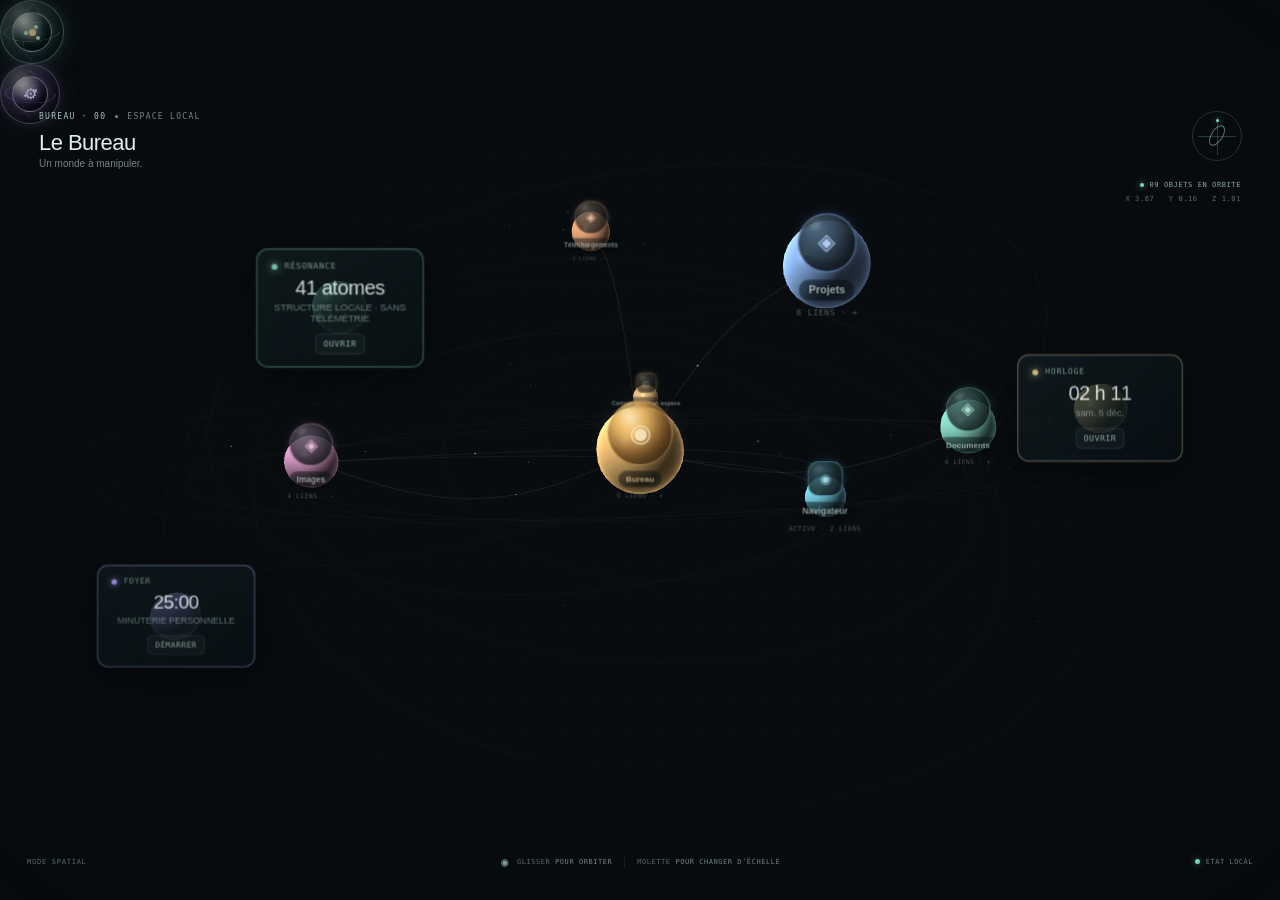
<file: archives_experimentales/winmap_spacial_takeover/index.html>
<!doctype html>
<html lang="fr-CA">
<head>
  <meta charset="utf-8" />
  <meta name="viewport" content="width=device-width, initial-scale=1, viewport-fit=cover" />
  <meta name="theme-color" content="#080c11" />
  <meta name="description" content="winmap spacial takeover — un bureau moléculaire vivant." />
  <title>winmap spacial takeover · bureau moléculaire</title>
  <link rel="manifest" href="manifest.webmanifest" />
  <link rel="icon" href="icon.svg" type="image/svg+xml" />
  <link rel="stylesheet" href="styles.css" />
</head>
<body>
  <main class="universe" id="universe" aria-label="Bureau moléculaire interactif">
    <canvas id="space" aria-label="Scène spatiale 3D"></canvas>
    <div class="space-noise" aria-hidden="true"></div>
    <div id="nodeLayer" class="node-layer"></div>
    <div class="edge-vignette" aria-hidden="true"></div>

    <header class="top-rail">
      <button id="menuButton" class="menu-trigger" title="Ouvrir la sphère de commande" aria-label="Ouvrir le menu sphérique de l’espace" aria-expanded="false" aria-controls="spaceMenu">
        <span class="menu-sphere-mark" aria-hidden="true"><i></i><i></i><i></i><b></b></span>
      </button>
      <button id="settingsButton" class="settings-trigger" type="button" title="Ouvrir la sphère des réglages" aria-label="Ouvrir les réglages sphériques en 3D" aria-expanded="false" aria-controls="spaceMenu">
        <span class="settings-sphere-mark" aria-hidden="true"><i></i><i></i><b>⚙</b></span>
      </button>
      <button id="zoomOutButton" class="rail-icon zoom-out-button" type="button" title="Remonter d’un écosystème" aria-label="Remonter d’un écosystème">←</button>
      <nav id="breadcrumb" class="breadcrumb" aria-label="Emplacement dans l’espace"></nav>
      <span class="rail-spacer"></span>
    </header>

    <section id="spaceMenu" class="space-menu hidden" aria-label="Sphère de commande 3D de l’espace" aria-live="polite"></section>

    <div class="scene-heading" aria-live="polite">
      <span class="scene-kicker"><span id="spaceCode">SYSTÈME 00</span><i></i><span id="spaceMode">ESPACE LOCAL</span></span>
      <h1 id="sceneTitle">Le Bureau</h1>
      <p id="sceneSubtitle">Un monde à manipuler.</p>
    </div>

    <div id="focusDial" class="focus-dial" aria-hidden="true"><span></span><i></i></div>

    <div id="sceneReadout" class="scene-readout">
      <span class="readout-line"><i></i><span id="objectCount">00 OBJETS EN ORBITE</span></span>
      <span id="coordinateReadout">X 00.00&nbsp;&nbsp; Y 00.00&nbsp;&nbsp; Z 00.00</span>
    </div>

    <section id="objectInspector" class="object-inspector hidden" aria-live="polite">
      <div class="inspector-cap"><span id="inspectorClass">DOSSIER · ATOME</span><button id="inspectorClose" aria-label="Fermer les détails">×</button></div>
      <div class="inspector-heading"><span id="inspectorGlyph" class="inspector-glyph">◈</span><div><h2 id="inspectorName">Documents</h2><span id="inspectorDescription">Dossier · 4 atomes liés</span></div></div>
      <div id="inspectorData" class="inspector-data"></div>
      <div id="inspectorActions" class="inspector-actions"></div>
    </section>

    <div id="dropPrompt" class="drop-prompt hidden"><span class="drop-pulse"></span><span id="dropPromptText">Relâcher pour lier les atomes</span></div>

    <div id="walkHud" class="walk-hud hidden" aria-live="polite"><span class="walk-reticle">＋</span><div><strong id="walkTitle">MODE VEILLE</strong><small>W A S D · avancer et se déplacer &nbsp;|&nbsp; glisser pour regarder</small></div><button id="walkExitButton">Quitter <kbd>ESC</kbd></button></div>
    <footer class="bottom-rail">
      <div class="physics-tools"><span class="motion-value">MODE SPATIAL</span></div>
      <div class="interaction-hint"><span class="mouse-glyph">◉</span><span>GLISSER <i>POUR ORBITER</i></span><span class="hint-divider"></span><span>MOLETTE <i>POUR CHANGER D’ÉCHELLE</i></span></div>
      <div class="bottom-right"><span id="saveStatus" class="save-status"><i></i>ÉTAT LOCAL</span></div>
    </footer>
  </main>

  <dialog id="searchDialog" class="glass-dialog search-dialog">
    <div class="dialog-topline"><span>RÉSONANCE · RECHERCHE</span><button data-close="searchDialog" aria-label="Fermer">×</button></div>
    <label class="search-input-wrap"><span>⌕</span><input id="searchInput" type="search" placeholder="Nom, chemin, extension, application…" autocomplete="off" /><kbd>ESC</kbd></label>
    <div class="search-scope"><span>OBJETS DU SYSTÈME</span><span id="searchResultCount">0 CORRESPONDANCE</span></div>
    <div id="searchResults" class="search-results"></div>
    <div class="dialog-footnote"><kbd>↑</kbd><kbd>↓</kbd> NAVIGUER <span></span><kbd>↵</kbd> OUVRIR / FOCUSER</div>
  </dialog>

  <dialog id="connectDialog" class="glass-dialog connect-dialog">
    <div class="dialog-topline"><span>OUVERTURE D’UN ESPACE LOCAL</span><button data-close="connectDialog" aria-label="Fermer">×</button></div>
    <div class="dialog-emblem">◌</div>
    <h2>Choisir un système.</h2>
    <p>winmap lit seulement le dossier que tu choisis. Les noms et la hiérarchie restent sur cet appareil. Rien n’est téléversé.</p>
    <div class="permission-rows"><span><i>01</i> Tu choisis un dossier racine</span><span><i>02</i> Les sous-dossiers prennent place en orbite</span><span><i>03</i> Dépose un élément Windows sur un dossier connecté pour le copier après confirmation; l’original reste en place</span><span><i>04</i> L’écriture est demandée seulement après confirmation</span></div>
    <button id="chooseDirectoryButton" class="dialog-primary">SÉLECTIONNER LE DOSSIER <span>↗</span></button>
      <small id="directorySupportNote">Accès local pris en charge dans Edge ou Chrome sur HTTPS ou en contexte local sécurisé.</small>
  </dialog>

  <dialog id="moveDialog" class="glass-dialog move-dialog">
    <div class="dialog-topline"><span>TRANSFERT ORBITAL</span><button data-close="moveDialog" aria-label="Fermer">×</button></div>
    <div class="move-route"><span id="moveSourceGlyph" class="route-orb">◈</span><div class="route-line"><i></i><i></i><i></i><b>→</b></div><span id="moveTargetGlyph" class="route-orb destination-orb">◈</span></div>
    <h2 id="moveTitle">Déplacer cet objet&nbsp;?</h2>
    <p id="moveDescription">L’objet changera de dossier et d’orbite.</p>
    <div id="moveModeNote" class="move-mode-note"><span>◉</span><div><strong>Déplacement dans le modèle spatial</strong><small>Le disque n’est pas modifié dans cette démonstration.</small></div></div>
    <div class="dialog-buttons"><button data-close="moveDialog" class="dialog-secondary">Annuler</button><button id="confirmMoveButton" class="dialog-primary">CONFIRMER LE LIEN <span>↗</span></button></div>
  </dialog>

  <dialog id="filePreviewDialog" class="glass-dialog file-preview-dialog">
    <div class="dialog-topline"><span>APERÇU LOCAL · LECTURE SEULE</span><button data-close="filePreviewDialog" aria-label="Fermer l’aperçu">×</button></div>
    <h2 id="filePreviewTitle">Aperçu du fichier</h2>
    <p id="filePreviewMeta" class="file-preview-meta"></p>
    <p id="filePreviewState" class="file-preview-state">Lecture du fichier…</p>
    <pre id="filePreviewText" class="file-preview-text hidden"></pre>
    <img id="filePreviewImage" class="file-preview-image hidden" alt="Aperçu du fichier local" />
  </dialog>

  <dialog id="createDialog" class="glass-dialog create-dialog">
    <div class="dialog-topline"><span>FORMER UN NOUVEL ATOME</span><button data-close="createDialog" aria-label="Fermer">×</button></div>
    <div class="create-type"><i id="createGlyph">◈</i><span id="createKind">NOUVEAU DOSSIER</span></div>
    <h2 id="createTitle">Nommer l’objet.</h2>
    <form id="createForm">
      <label for="createName">NOM DE L’ATOME</label><input id="createName" maxlength="48" placeholder="Ex. Idées en orbite" required />
      <div class="color-row"><span>CHARGE</span><div class="color-options"><label><input type="radio" name="atomColor" value="#81d8c4" checked><i style="--swatch:#81d8c4"></i></label><label><input type="radio" name="atomColor" value="#a99bff"><i style="--swatch:#a99bff"></i></label><label><input type="radio" name="atomColor" value="#ffb27c"><i style="--swatch:#ffb27c"></i></label><label><input type="radio" name="atomColor" value="#71b9f4"><i style="--swatch:#71b9f4"></i></label><label><input type="radio" name="atomColor" value="#ef8bad"><i style="--swatch:#ef8bad"></i></label></div></div>
      <small class="create-scope-note">Crée un objet dans la carte spatiale. Aucun fichier n’est écrit sur le disque.</small>
      <button class="dialog-primary" type="submit">CRÉER DANS L’ORBITE <span>↗</span></button>
    </form>
  </dialog>

  <dialog id="renameDialog" class="glass-dialog rename-dialog">
    <div class="dialog-topline"><span>RÉSONANCE DU NOM</span><button data-close="renameDialog" aria-label="Fermer">×</button></div>
    <h2>Renommer l’atome.</h2>
    <form id="renameForm"><label for="renameInput">NOUVELLE IDENTITÉ</label><input id="renameInput" maxlength="48" required /><button class="dialog-primary" type="submit">ENREGISTRER <span>↗</span></button></form>
  </dialog>

  <div id="toast" class="toast" role="status" aria-live="polite"></div>
  <input id="fallbackDirectory" type="file" webkitdirectory multiple hidden />
  <script src="space-engine.js" defer></script>
  <script src="app.js" defer></script>
</body>
</html>
</file>
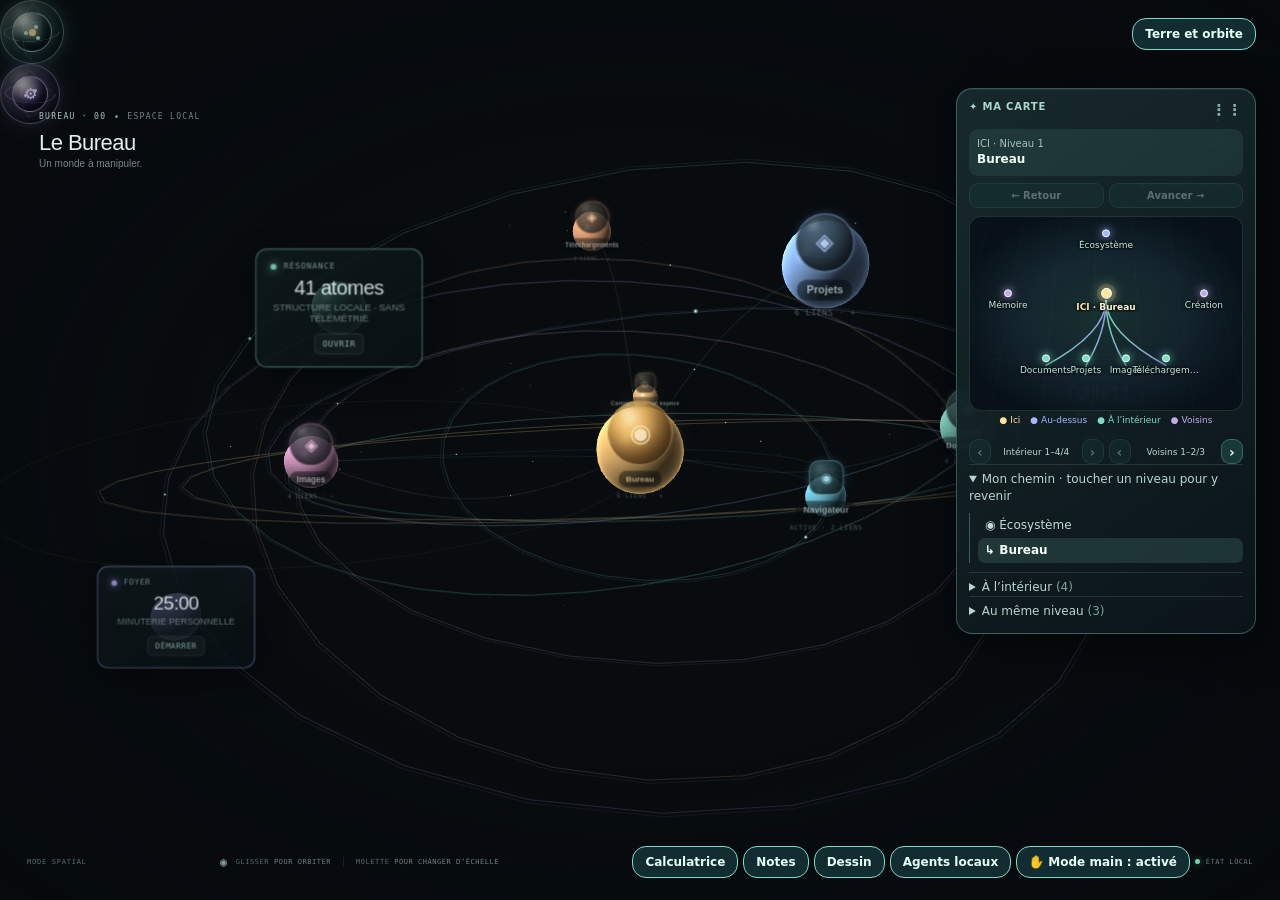
<file: integration/spatial/index.html>
<!doctype html>
<html lang="fr-CA">
<head>
  <meta charset="utf-8" />
  <meta http-equiv="Content-Security-Policy" content="default-src 'self'; connect-src 'none'; img-src 'self' data: blob:; style-src 'self' 'unsafe-inline'; script-src 'self'; object-src 'none'; base-uri 'none'" />
  <meta name="viewport" content="width=device-width, initial-scale=1, viewport-fit=cover" />
  <meta name="theme-color" content="#080c11" />
  <meta name="description" content="winmap spacial takeover — un bureau moléculaire vivant." />
  <title>ORBIT Robotics · espace spatial</title>
  <link rel="manifest" href="manifest.webmanifest" />
  <link rel="stylesheet" href="styles.css" />
  <link rel="stylesheet" href="earth-view.css" />
</head>
<body>
  <main class="universe" id="universe" aria-label="Bureau moléculaire interactif">
    <canvas id="space" aria-label="Scène spatiale 3D"></canvas>
    <div class="space-noise" aria-hidden="true"></div>
    <div id="nodeLayer" class="node-layer"></div>
    <div class="edge-vignette" aria-hidden="true"></div>

    <header class="top-rail">
      <button id="menuButton" class="menu-trigger" title="Ouvrir la sphère de commande" aria-label="Ouvrir le menu sphérique de l’espace" aria-expanded="false" aria-controls="spaceMenu">
        <span class="menu-sphere-mark" aria-hidden="true"><i></i><i></i><i></i><b></b></span>
      </button>
      <button id="settingsButton" class="settings-trigger" type="button" title="Ouvrir la sphère des réglages" aria-label="Ouvrir les réglages sphériques en 3D" aria-expanded="false" aria-controls="spaceMenu">
        <span class="settings-sphere-mark" aria-hidden="true"><i></i><i></i><b>⚙</b></span>
      </button>
      <button id="zoomOutButton" class="rail-icon zoom-out-button" type="button" title="Remonter d’un écosystème" aria-label="Remonter d’un écosystème">←</button>
      <nav id="breadcrumb" class="breadcrumb" aria-label="Emplacement dans l’espace"></nav>
      <span class="rail-spacer"></span>
    </header>

    <button id="earthButton" class="earth-entry hand-mode-button" type="button" aria-haspopup="dialog" aria-controls="earth-view">Terre et orbite</button>
    <section id="spaceMenu" class="space-menu hidden" aria-label="Sphère de commande 3D de l’espace" aria-live="polite"></section>

    <aside id="locationMap" class="location-map" aria-label="Carte de mon emplacement">
      <div id="locationHandle" class="location-handle" tabindex="0" title="Glisser ou utiliser les flèches pour déplacer la carte"><span>✦ MA CARTE</span><small>⋮⋮</small></div>
      <div id="locationCurrent" class="location-current"></div>
      <div class="location-history" aria-label="Espaces visités"><button id="locationBack" type="button" title="Revenir à l’espace visité avant">← Retour</button><button id="locationForward" type="button" title="Retourner à l’espace visité après">Avancer →</button></div>
      <div id="locationGraph" class="location-graph" aria-label="Carte des espaces reliés"></div>
      <div class="location-legend"><span>● Ici</span><span>● Au-dessus</span><span>● À l’intérieur</span><span>● Voisins</span></div>
      <div class="location-pages"><button id="locationPreviousChildren" type="button" aria-label="Planètes intérieures précédentes">‹</button><span id="locationChildrenPage"></span><button id="locationNextChildren" type="button" aria-label="Planètes intérieures suivantes">›</button><button id="locationPreviousPeers" type="button" aria-label="Voisins précédents">‹</button><span id="locationPeersPage"></span><button id="locationNextPeers" type="button" aria-label="Voisins suivants">›</button></div>
      <details class="location-fold" open><summary>Mon chemin · toucher un niveau pour y revenir</summary><div id="locationPath" class="location-path" aria-label="Chemin vers l’espace actuel"></div></details>
      <details class="location-fold"><summary>À l’intérieur <span id="locationChildCount"></span></summary><div id="locationChildren" class="location-options"></div></details>
      <details class="location-fold"><summary>Au même niveau <span id="locationPeerCount"></span></summary><div id="locationPeers" class="location-options"></div></details>
    </aside>

    <div class="scene-heading" aria-live="polite">
      <span class="scene-kicker"><span id="spaceCode">SYSTÈME 00</span><i></i><span id="spaceMode">ESPACE LOCAL</span></span>
      <h1 id="sceneTitle">Le Bureau</h1>
      <p id="sceneSubtitle">Un monde à manipuler.</p>
    </div>

    <div id="focusDial" class="focus-dial" aria-hidden="true"><span></span><i></i></div>

    <div id="sceneReadout" class="scene-readout">
      <span class="readout-line"><i></i><span id="objectCount">00 OBJETS EN ORBITE</span></span>
      <span id="coordinateReadout">X 00.00&nbsp;&nbsp; Y 00.00&nbsp;&nbsp; Z 00.00</span>
    </div>

    <section id="objectInspector" class="object-inspector hidden" aria-live="polite">
      <div class="inspector-cap" id="inspectorHandle" title="Glisser pour déplacer"><span id="inspectorClass">DOSSIER · ATOME</span><button id="inspectorClose" aria-label="Fermer les détails">×</button></div>
      <div class="inspector-heading"><span id="inspectorGlyph" class="inspector-glyph">◈</span><div><h2 id="inspectorName">Documents</h2><span id="inspectorDescription">Dossier · 4 atomes liés</span></div></div>
      <div id="inspectorData" class="inspector-data"></div>
    <p id="inspectorRelations" class="inspector-relations"></p>
      <div id="inspectorActions" class="inspector-actions"></div>
    </section>

    <div id="dropPrompt" class="drop-prompt hidden"><span class="drop-pulse"></span><span id="dropPromptText">Relâcher pour lier les atomes</span></div>

    <div id="walkHud" class="walk-hud hidden" aria-live="polite"><span class="walk-reticle">＋</span><div><strong id="walkTitle">MODE VEILLE</strong><small>W A S D · avancer et se déplacer &nbsp;|&nbsp; glisser pour regarder</small></div><button id="walkExitButton">Quitter <kbd>ESC</kbd></button></div>
    <footer class="bottom-rail">
      <div class="physics-tools"><span class="motion-value">MODE SPATIAL</span></div>
      <div class="interaction-hint"><span class="mouse-glyph">◉</span><span>GLISSER <i>POUR ORBITER</i></span><span class="hint-divider"></span><span>MOLETTE <i>POUR CHANGER D’ÉCHELLE</i></span></div>
      <div class="bottom-right"><button id="calcButton" class="hand-mode-button" type="button">Calculatrice</button><button id="notesButton" class="hand-mode-button" type="button">Notes</button><button id="drawButton" class="hand-mode-button" type="button">Dessin</button><button id="agentsButton" class="hand-mode-button" type="button">Agents locaux</button><button id="handModeButton" class="hand-mode-button" type="button" aria-pressed="true" title="En mode main, les planètes ne se déplacent pas accidentellement">✋ Mode main : activé</button><span id="saveStatus" class="save-status"><i></i>ÉTAT LOCAL</span></div>
    </footer>
  </main>

  <dialog id="earth-view" aria-label="Terre et orbite"></dialog>
  <dialog id="calcDialog" class="glass-dialog tools-dialog calc-dialog" aria-labelledby="calcTitle">
    <div class="dialog-topline"><span id="calcTitle">CALCULATRICE</span><button data-close="calcDialog" aria-label="Fermer">×</button></div>
    <output id="calcDisplay" class="calc-display" aria-live="polite">0</output>
    <div class="calc-grid" id="calcKeys">
      <button data-key="C">C</button><button data-key="back" aria-label="Effacer le dernier chiffre">⌫</button><button data-key="sign">±</button><button data-key="/">÷</button>
      <button data-key="7">7</button><button data-key="8">8</button><button data-key="9">9</button><button data-key="*">×</button>
      <button data-key="4">4</button><button data-key="5">5</button><button data-key="6">6</button><button data-key="-">−</button>
      <button data-key="1">1</button><button data-key="2">2</button><button data-key="3">3</button><button data-key="+">+</button>
      <button data-key="0" class="calc-zero">0</button><button data-key=".">.</button><button data-key="=">=</button>
    </div>
  </dialog>
  <dialog id="notesDialog" class="glass-dialog tools-dialog" aria-labelledby="notesTitle">
    <div class="dialog-topline"><span id="notesTitle">NOTES</span><button data-close="notesDialog" aria-label="Fermer">×</button></div>
    <textarea id="toolNote" rows="8" aria-label="Notes locales" placeholder="Écris tes notes ici..."></textarea><small id="toolNoteStatus" aria-live="polite">Sauvegarde locale automatique.</small>
  </dialog>
  <dialog id="drawDialog" class="glass-dialog tools-dialog" aria-labelledby="drawTitle">
    <div class="dialog-topline"><span id="drawTitle">DESSIN</span><button data-close="drawDialog" aria-label="Fermer">×</button></div>
    <canvas id="toolCanvas" width="640" height="240" aria-label="Zone de dessin" tabindex="0"></canvas><button id="clearDrawing" type="button">Effacer le dessin</button><small id="toolDrawStatus" aria-live="polite">Dessine avec ta souris ou ton pointeur. Sauvegarde locale.</small>
  </dialog>
  <dialog id="agentsDialog" class="glass-dialog search-dialog" aria-labelledby="agentsTitle">
    <div class="dialog-topline"><span id="agentsTitle">AGENTS LOCAUX · CONTRÔLES</span><button data-close="agentsDialog" aria-label="Fermer">×</button></div>
    <p>Huit outils exécutent des vérifications locales. Ils ne sont pas des agents IA autonomes.</p>
    <div id="agentsList" class="agents-list"></div>
    <p id="agentResult" aria-live="polite">Choisis un contrôle pour l’exécuter.</p>
  </dialog>
  <dialog id="searchDialog" class="glass-dialog search-dialog">
    <div class="dialog-topline"><span>RÉSONANCE · RECHERCHE</span><button data-close="searchDialog" aria-label="Fermer">×</button></div>
    <label class="search-input-wrap"><span>⌕</span><input id="searchInput" type="search" placeholder="Nom, chemin, extension, application…" autocomplete="off" /><kbd>ESC</kbd></label>
    <div class="search-scope"><span>OBJETS DU SYSTÈME</span><span id="searchResultCount">0 CORRESPONDANCE</span></div>
    <div id="searchResults" class="search-results"></div>
    <div class="dialog-footnote"><kbd>↑</kbd><kbd>↓</kbd> NAVIGUER <span></span><kbd>↵</kbd> OUVRIR / FOCUSER</div>
  </dialog>

  <dialog id="connectDialog" class="glass-dialog connect-dialog">
    <div class="dialog-topline"><span>OUVERTURE D’UN ESPACE LOCAL</span><button data-close="connectDialog" aria-label="Fermer">×</button></div>
    <div class="dialog-emblem">◌</div>
    <h2>Choisir un système.</h2>
    <p>winmap lit seulement le dossier que tu choisis. Les noms et la hiérarchie restent sur cet appareil. Rien n’est téléversé.</p>
    <div class="permission-rows"><span><i>01</i> Tu choisis un dossier racine</span><span><i>02</i> Les sous-dossiers prennent place en orbite</span><span><i>03</i> Dépose un élément Windows sur un dossier connecté pour le copier après confirmation; l’original reste en place</span><span><i>04</i> L’écriture est demandée seulement après confirmation</span></div>
    <button id="chooseDirectoryButton" class="dialog-primary">SÉLECTIONNER LE DOSSIER <span>↗</span></button>
      <small id="directorySupportNote">Accès local pris en charge dans Edge ou Chrome sur HTTPS ou en contexte local sécurisé.</small>
  </dialog>

  <dialog id="moveDialog" class="glass-dialog move-dialog">
    <div class="dialog-topline"><span>TRANSFERT ORBITAL</span><button data-close="moveDialog" aria-label="Fermer">×</button></div>
    <div class="move-route"><span id="moveSourceGlyph" class="route-orb">◈</span><div class="route-line"><i></i><i></i><i></i><b>→</b></div><span id="moveTargetGlyph" class="route-orb destination-orb">◈</span></div>
    <h2 id="moveTitle">Déplacer cet objet&nbsp;?</h2>
    <p id="moveDescription">L’objet changera de dossier et d’orbite.</p>
    <div id="moveModeNote" class="move-mode-note"><span>◉</span><div><strong>Déplacement dans le modèle spatial</strong><small>Le disque n’est pas modifié dans cette démonstration.</small></div></div>
    <div class="dialog-buttons"><button data-close="moveDialog" class="dialog-secondary">Annuler</button><button id="confirmMoveButton" class="dialog-primary">CONFIRMER LE LIEN <span>↗</span></button></div>
  </dialog>

  <dialog id="filePreviewDialog" class="glass-dialog file-preview-dialog">
    <div class="dialog-topline"><span>APERÇU LOCAL · LECTURE SEULE</span><button data-close="filePreviewDialog" aria-label="Fermer l’aperçu">×</button></div>
    <h2 id="filePreviewTitle">Aperçu du fichier</h2>
    <p id="filePreviewMeta" class="file-preview-meta"></p>
    <p id="filePreviewState" class="file-preview-state">Lecture du fichier…</p>
    <pre id="filePreviewText" class="file-preview-text hidden"></pre>
    <img id="filePreviewImage" class="file-preview-image hidden" alt="Aperçu du fichier local" />
  </dialog>

  <dialog id="createDialog" class="glass-dialog create-dialog">
    <div class="dialog-topline"><span>FORMER UN NOUVEL ATOME</span><button data-close="createDialog" aria-label="Fermer">×</button></div>
    <div class="create-type"><i id="createGlyph">◈</i><span id="createKind">NOUVEAU DOSSIER</span></div>
    <h2 id="createTitle">Nommer l’objet.</h2>
    <form id="createForm">
      <label for="createName">NOM DE L’ATOME</label><input id="createName" maxlength="48" placeholder="Ex. Idées en orbite" required />
      <div class="color-row"><span>CHARGE</span><div class="color-options"><label><input type="radio" name="atomColor" value="#81d8c4" checked><i style="--swatch:#81d8c4"></i></label><label><input type="radio" name="atomColor" value="#a99bff"><i style="--swatch:#a99bff"></i></label><label><input type="radio" name="atomColor" value="#ffb27c"><i style="--swatch:#ffb27c"></i></label><label><input type="radio" name="atomColor" value="#71b9f4"><i style="--swatch:#71b9f4"></i></label><label><input type="radio" name="atomColor" value="#ef8bad"><i style="--swatch:#ef8bad"></i></label></div></div>
      <small class="create-scope-note">Crée un objet dans la carte spatiale. Aucun fichier n’est écrit sur le disque.</small>
      <button class="dialog-primary" type="submit">CRÉER DANS L’ORBITE <span>↗</span></button>
    </form>
  </dialog>

  <dialog id="renameDialog" class="glass-dialog rename-dialog">
    <div class="dialog-topline"><span>RÉSONANCE DU NOM</span><button data-close="renameDialog" aria-label="Fermer">×</button></div>
    <h2>Renommer l’atome.</h2>
    <form id="renameForm"><label for="renameInput">NOUVELLE IDENTITÉ</label><input id="renameInput" maxlength="48" required /><button class="dialog-primary" type="submit">ENREGISTRER <span>↗</span></button></form>
  </dialog>

  <div id="toast" class="toast" role="status" aria-live="polite"></div>
  <input id="fallbackDirectory" type="file" webkitdirectory multiple hidden />
  <script src="space-engine.js" defer></script>
  <script src="agents.js" defer></script>
  <script src="outils.js" defer></script>
  <script src="relations.js" defer></script>
  <script src="earth-model.js" defer></script>
  <script src="earth-view.js" defer></script>
  <script src="app.js" defer></script>
</body>
</html>
</file>
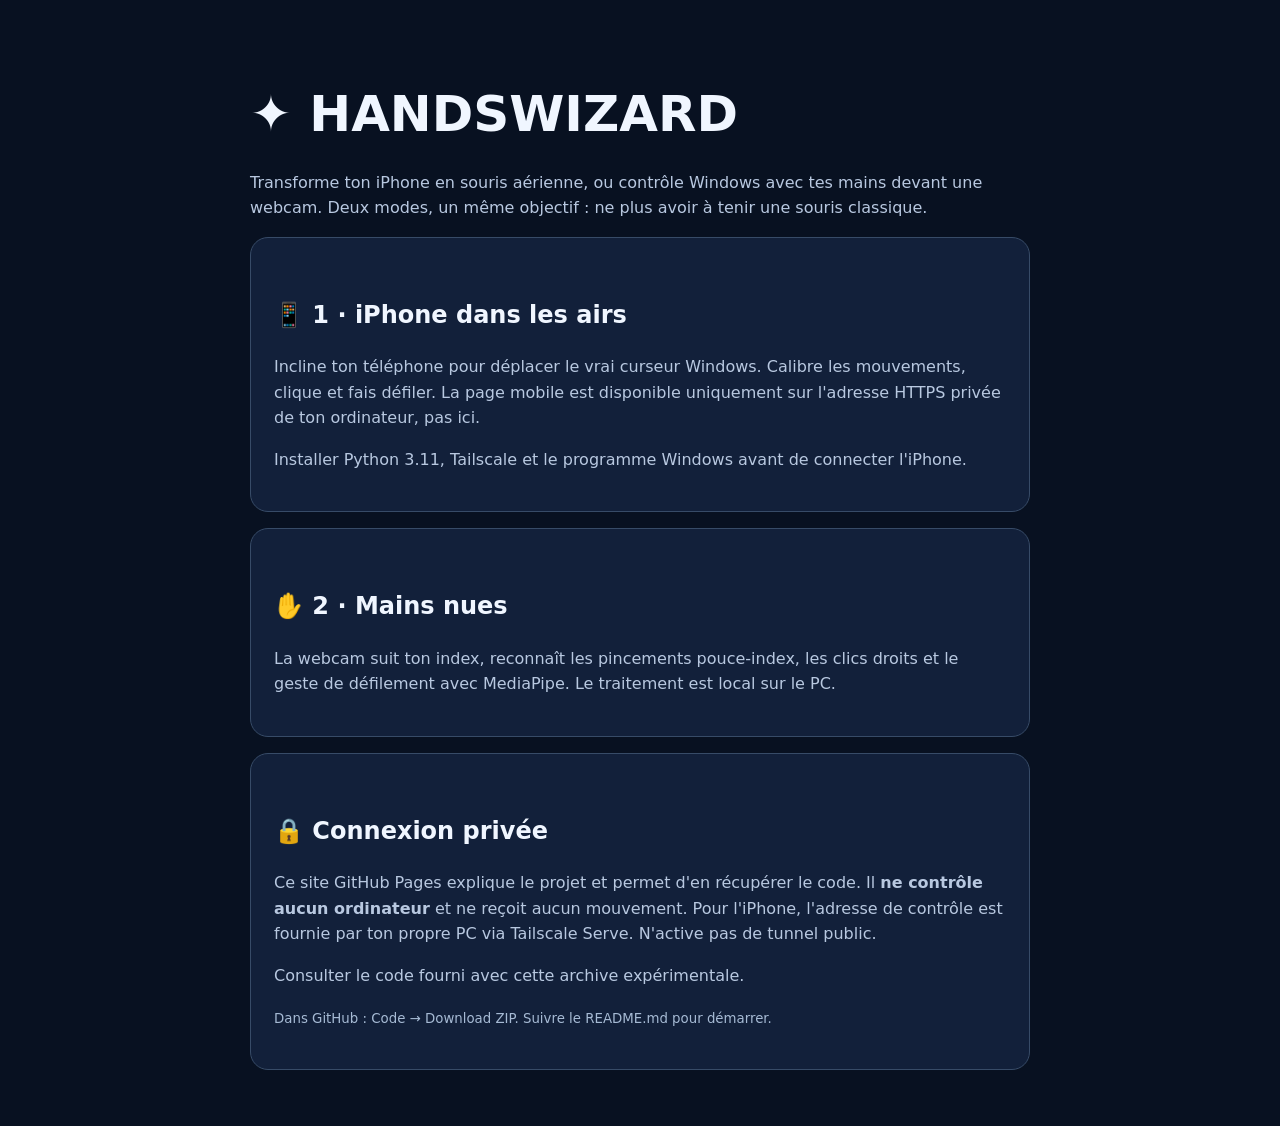
<file: archives_experimentales/handswizard/v2/index.html>
<!doctype html><html lang="fr-CA"><head><meta charset="utf-8"><meta name="viewport" content="width=device-width,initial-scale=1"><title>Handswizard — souris aérienne</title><style>:root{font-family:system-ui,-apple-system,sans-serif;color-scheme:dark}body{max-width:780px;margin:0 auto;padding:40px 20px;background:#081121;color:#f0f6ff;line-height:1.6}h1{font-size:clamp(30px,5vw,50px);margin-bottom:0}h2{margin-top:35px}p{color:#b8c8e0}.card{background:#12203a;border:1px solid #374b67;border-radius:18px;padding:23px;margin:16px 0}a{color:#a2d2ff}.btn{display:inline-block;background:#336da7;border-radius:12px;padding:13px 18px;color:white;text-decoration:none;font-weight:700}code{background:#07101f;padding:3px 6px;border-radius:5px}small{color:#a6bad4}</style></head><body><h1>✦ HANDSWIZARD</h1><p>Transforme ton iPhone en souris aérienne, ou contrôle Windows avec tes mains devant une webcam. Deux modes, un même objectif : ne plus avoir à tenir une souris classique.</p><div class="card"><h2>📱 1 · iPhone dans les airs</h2><p>Incline ton téléphone pour déplacer le vrai curseur Windows. Calibre les mouvements, clique et fais défiler. La page mobile est disponible uniquement sur l'adresse HTTPS privée de ton ordinateur, pas ici.</p><p>Installer Python 3.11, Tailscale et le programme Windows avant de connecter l'iPhone.</p></div><div class="card"><h2>✋ 2 · Mains nues</h2><p>La webcam suit ton index, reconnaît les pincements pouce-index, les clics droits et le geste de défilement avec MediaPipe. Le traitement est local sur le PC.</p></div><div class="card"><h2>🔒 Connexion privée</h2><p>Ce site GitHub Pages explique le projet et permet d'en récupérer le code. Il <strong>ne contrôle aucun ordinateur</strong> et ne reçoit aucun mouvement. Pour l'iPhone, l'adresse de contrôle est fournie par ton propre PC via Tailscale Serve. N'active pas de tunnel public.</p><p>Consulter le code fourni avec cette archive expérimentale.</p><p><small>Dans GitHub : Code → Download ZIP. Suivre le README.md pour démarrer.</small></p></div></body></html>
</file>
<file: archives_experimentales/winmap_spacial_takeover/styles.css>
:root {
  color-scheme: dark;
  font-family: "Segoe UI Variable", "Segoe UI", sans-serif;
  font-synthesis: none;
  text-rendering: optimizeLegibility;
  --night: #080c11;
  --ink: #edf4f2;
  --quiet: #8b9c9d;
  --dim: #526165;
  --line: rgba(191, 221, 219, .13);
  --glass: rgba(17, 26, 30, .78);
  --mint: #81d8c4;
  --violet: #a99bff;
  --gold: #f2bc7c;
  --mono: "Cascadia Code", "Consolas", monospace;
}
* { box-sizing: border-box; }
html, body { width: 100%; height: 100%; margin: 0; overflow: hidden; background: var(--night); }
body { color: var(--ink); }
button, input { color: inherit; font: inherit; }
button { cursor: pointer; }
button:focus-visible, input:focus-visible { outline: 1px solid var(--mint); outline-offset: 3px; }
.universe { position: relative; isolation: isolate; width: 100%; height: 100%; min-height: 620px; overflow: hidden; background: radial-gradient(ellipse at 50% 47%, #142126 0%, #0c1218 43%, #080c11 78%); }
#space, .space-noise, .node-layer, .edge-vignette { position: absolute; inset: 0; width: 100%; height: 100%; }
#space { z-index: 0; display: block; touch-action: none; }
.space-noise { z-index: 1; pointer-events: none; opacity: .2; background-image: radial-gradient(rgba(203, 232, 229, .26) .6px, transparent .8px); background-size: 34px 34px; mask-image: radial-gradient(ellipse at center, #000 0%, transparent 83%); }
.node-layer { z-index: 3; pointer-events: none; }
.edge-vignette { z-index: 4; pointer-events: none; background: radial-gradient(ellipse at center, transparent 50%, rgba(4, 8, 11, .38) 100%); }
.menu-trigger, .settings-trigger { position: relative; display: grid; place-items: center; flex: none; padding: 0; border-radius: 50%; transform-style: preserve-3d; transition: transform .22s, box-shadow .22s; }
.menu-trigger { width: 64px; height: 64px; border: 1px solid #9bd5c966; background: radial-gradient(circle at 32% 23%, #f0fff04d 0 5%, #d8efe22b 18%, #4c827548 39%, #132226f0 73%, #070d12); color: #d9f2e9; box-shadow: 0 0 0 5px #8bd7c408, 0 0 31px #81d8c42d, inset -8px -10px 19px #020709b5, inset 3px 3px 10px #e5fff12a; }
.settings-trigger { width: 60px; height: 60px; border: 1px solid #c0a9f061; background: radial-gradient(circle at 32% 23%, #fff5ff46 0 5%, #e4daf52a 19%, #66529545 40%, #171421f0 73%, #080910); color: #e6dbff; box-shadow: 0 0 0 4px #b19bea08, 0 0 28px #b49bea25, inset -8px -10px 19px #03050ab5, inset 3px 3px 10px #f4edff23; }
.menu-trigger:hover, .menu-trigger[aria-expanded="true"], .settings-trigger:hover, .settings-trigger[aria-expanded="true"] { transform: scale(1.055); }
.menu-trigger:hover, .menu-trigger[aria-expanded="true"] { box-shadow: 0 0 0 9px #8bd7c40b, 0 0 38px #81d8c448, inset -8px -10px 19px #020709b5, inset 3px 3px 10px #e5fff12f; }
.settings-trigger:hover, .settings-trigger[aria-expanded="true"] { box-shadow: 0 0 0 8px #b49bea0b, 0 0 34px #b49bea42, inset -8px -10px 19px #03050ab5, inset 3px 3px 10px #f4edff2b; }
.settings-sphere-mark { position: relative; display: grid; place-items: center; width: 36px; height: 36px; border: 1px solid #d0baf58a; border-radius: 50%; background: radial-gradient(circle at 31% 23%, #fff3ff9a 0 6%, #e8def276 21%, #614e8c62 46%, #0b0b14df 80%); box-shadow: inset -5px -7px 11px #03040ab5, inset 2px 2px 6px #fff4, 0 0 16px #c3a8f24d; transform-style: preserve-3d; }
.settings-sphere-mark::before, .settings-sphere-mark::after { position: absolute; inset: -5px -9px; border: 1px solid #c8b0f35a; border-radius: 50%; content: ""; transform: rotateX(66deg) rotateZ(26deg); }
.settings-sphere-mark::after { inset: -7px -4px; border-color: #c8b0f33d; transform: rotateY(66deg) rotateZ(-24deg); }
.settings-sphere-mark i { position: absolute; width: 3px; height: 3px; border-radius: 50%; background: #e3d4ff; box-shadow: 0 0 7px #d6bcff; }
.settings-sphere-mark i:nth-child(1) { transform: translate(-5px, 1px); }
.settings-sphere-mark i:nth-child(2) { transform: translate(5px, -4px); }
.settings-sphere-mark b { position: relative; color: #eee4ff; font-size: 15px; font-weight: 500; text-shadow: 0 0 8px #ccb0ff; }
.menu-sphere-mark { position: relative; display: grid; place-items: center; width: 40px; height: 40px; border: 1px solid #a9e1d78a; border-radius: 50%; background: radial-gradient(circle at 30% 22%, #f0fff0a0 0 6%, #d6eee86d 22%, #315a5c5e 47%, #081115ce 81%); box-shadow: inset -5px -7px 11px #020609b5, inset 2px 2px 6px #fff4, 0 0 16px #81d8c44d; transform-style: preserve-3d; }
.menu-sphere-mark::before, .menu-sphere-mark::after { position: absolute; inset: -6px -10px; border: 1px solid #a5d9d45d; border-radius: 50%; content: ""; transform: rotateX(68deg) rotateZ(-27deg); }
.menu-sphere-mark::after { inset: -9px -5px; border-color: #a5d9d443; transform: rotateY(68deg) rotateZ(23deg); }
.menu-sphere-mark i { position: absolute; width: 4px; height: 4px; border-radius: 50%; background: #b5eadc; box-shadow: 0 0 9px #9df0d8; }
.menu-sphere-mark i:nth-child(1) { transform: translate(-6px, 1px); }
.menu-sphere-mark i:nth-child(2) { transform: translate(4px, -5px); }
.menu-sphere-mark i:nth-child(3) { transform: translate(6px, 6px); }
.menu-sphere-mark b { position: absolute; width: 7px; height: 7px; border-radius: 50%; background: #f0d79b; box-shadow: 0 0 10px #f0d79b; }
.space-menu { position: absolute; z-index: 12; inset: 0; pointer-events: none; overflow: hidden; }
.atom-label.kind-menu { max-width: 142px; gap: 5px; }
.atom-label.kind-menu .atom-cap { --node-size: 58px; border-radius: 50%; background: radial-gradient(circle at 31% 23%, color-mix(in srgb, var(--atom-color) 82%, white) 0 6%, color-mix(in srgb, var(--atom-color) 58%, white) 18%, color-mix(in srgb, var(--atom-color) 24%, #172326) 45%, #081014 83%); box-shadow: 0 0 0 4px color-mix(in srgb, var(--atom-color) 8%, transparent), 0 0 26px color-mix(in srgb, var(--atom-color) 35%, transparent), inset -8px -10px 18px #020609bd, inset 3px 3px 7px #ffffff27; font-size: 20px; }
.atom-label.kind-menu .atom-cap::after { inset: -8px -4px; border-color: color-mix(in srgb, var(--atom-color) 32%, transparent); transform: rotateX(67deg) rotate(24deg); }
.atom-label.kind-menu .atom-name { max-width: 138px; padding: 2px 0; border: 0; border-radius: 0; background: transparent; color: #e0ece8; font-size: 9px; line-height: 1.35; white-space: normal; text-shadow: 0 2px 10px #020609, 0 0 14px #020609; }
.atom-label.kind-menu .atom-meta { max-width: 135px; color: #9bb0aa; font-size: 6px; line-height: 1.3; text-shadow: 0 1px 8px #000; }
.atom-label.kind-menu.menu-core .atom-cap { --node-size: 78px; font-size: 27px; box-shadow: 0 0 0 8px color-mix(in srgb, var(--atom-color) 9%, transparent), 0 0 40px color-mix(in srgb, var(--atom-color) 42%, transparent), inset -9px -11px 20px #020609c4, inset 3px 3px 11px #f1fff337; }
.atom-label.kind-menu.menu-core .atom-name { color: #f1fbf7; font-size: 10px; font-weight: 600; letter-spacing: .08em; }
.atom-label.kind-menu.menu-core .atom-meta { color: #b6cbc4; font-size: 7px; }
.atom-label.kind-menu:hover .atom-name, .atom-label.kind-menu.active .atom-name { border-color: transparent; background: transparent; }
.atom-label.kind-menu.behind-menu-sphere { visibility: hidden; pointer-events: none; }
.atom-label.kind-menu.active .atom-cap { border-color: color-mix(in srgb, var(--atom-color) 96%, white); box-shadow: 0 0 0 8px color-mix(in srgb, var(--atom-color) 9%, transparent), 0 0 38px color-mix(in srgb, var(--atom-color) 56%, transparent), inset -7px -9px 15px #020609ad; }
#universe.is-menu-open > .top-rail,
#universe.is-menu-open > .scene-heading,
#universe.is-menu-open > .scene-readout,
#universe.is-menu-open > .focus-dial,
#universe.is-menu-open > .bottom-rail { visibility: hidden; opacity: 0; pointer-events: none; }
#universe.is-menu-open #space { filter: brightness(.72) saturate(.76); }
#universe.is-menu-open .node-layer .atom-label:not(.kind-menu) { opacity: .23 !important; filter: blur(.2px); pointer-events: none; }
#universe.is-menu-open .node-layer .atom-label.kind-menu { opacity: 1 !important; filter: none; }
.brand-lockup { display: flex; align-items: center; gap: 10px; min-width: 178px; height: 42px; padding: 0 5px; border: 0; background: transparent; text-align: left; }
.brand-mark { width: 27px; height: 27px; position: relative; display: grid; place-items: center; border: 1px solid #81d8c462; border-radius: 50%; box-shadow: 0 0 20px #81d8c421, inset 0 0 10px #81d8c419; transform: rotate(-24deg); }
.brand-mark i { position: absolute; width: 4px; height: 4px; border-radius: 50%; background: var(--mint); box-shadow: 0 0 8px var(--mint); }
.brand-mark i:nth-child(1) { transform: translate(-5px, 0); opacity: .65; }
.brand-mark i:nth-child(2) { transform: translate(2px, -4px); }
.brand-mark i:nth-child(3) { transform: translate(5px, 5px); opacity: .8; }
.brand-word { display: grid; gap: 2px; font-size: 13px; font-weight: 650; letter-spacing: .2px; }
.brand-sub { color: #778a8d; font: 8px var(--mono); letter-spacing: 1.05px; }
.rail-divider { width: 1px; height: 22px; background: var(--line); }
.breadcrumb { display: flex; align-items: center; gap: 8px; min-width: 0; max-width: min(46vw, 470px); overflow: hidden; padding: 0 15px; color: #7d9092; font-size: 10px; }
.breadcrumb button { padding: 0; border: 0; background: none; color: inherit; font-size: inherit; white-space: nowrap; }
.breadcrumb button:hover, .breadcrumb button.current { color: #e4eeeb; }
.breadcrumb i { color: #445357; font-style: normal; }
.rail-spacer { flex: 1; }
.physics-indicator { display: flex; align-items: center; gap: 8px; margin-right: 18px; color: #829394; font: 8px var(--mono); letter-spacing: .75px; }
.physics-light { width: 6px; height: 6px; border-radius: 50%; background: var(--mint); box-shadow: 0 0 10px #81d8c4a8; }
.rail-actions { display: flex; align-items: center; gap: 6px; }
.rail-button, .rail-icon { height: 34px; display: inline-flex; align-items: center; justify-content: center; gap: 7px; border: 1px solid transparent; border-radius: 8px; background: transparent; color: #a8b8b8; transition: background .2s, color .2s, border-color .2s; }
.rail-button { padding: 0 9px; font-size: 9px; }
.rail-button:hover, .rail-icon:hover { border-color: #d0e1df1b; background: #d6e7e50c; color: #eef7f4; }
.connect-button { border-color: #b0e1d31c; background: #a0dfcc0b; color: #b4d8d0; }
.rail-button svg, .rail-icon svg { width: 15px; height: 15px; fill: none; stroke: currentColor; stroke-width: 1.45; stroke-linecap: round; stroke-linejoin: round; }
.field-symbol { color: var(--mint); font-size: 16px; line-height: 1; }
.field-caret { margin-left: 1px; color: #76888b; }
.rail-icon { width: 34px; font-size: 19px; }
.zoom-out-button { margin: 0 8px; color: #b5d3cc; font-size: 22px; line-height: 1; }
.zoom-out-button { width: 42px; height: 42px; margin: 0; border: 1px solid #b5d3cc35; border-radius: 50%; background: radial-gradient(circle at 35% 26%, #e3f2ed25, #142024ed 74%); box-shadow: inset -4px -6px 10px #020609a1, 0 0 14px #81d8c414; }
.zoom-out-button:hover { border-color: #b5d3cc85; background: radial-gradient(circle at 35% 26%, #e3f2ed40, #18282bef 74%); }
.rail-icon svg { width: 16px; height: 16px; }
.add-button { color: #b8d9d0; font-size: 20px; }
.scene-heading { position: absolute; z-index: 5; left: 39px; top: 112px; pointer-events: none; }
.scene-kicker { display: flex; align-items: center; gap: 9px; color: #6f8587; font: 8px var(--mono); letter-spacing: 1.3px; }
.scene-kicker i { width: 3px; height: 3px; border-radius: 50%; background: #718e8d; }
.scene-kicker span:first-child { color: #a5c5bd; }
.scene-heading h1 { margin: 9px 0 2px; color: #e2eeeb; font-size: 22px; font-weight: 500; letter-spacing: -.55px; }
.scene-heading p { margin: 0; color: #748789; font-size: 10px; }
.focus-dial { position: absolute; z-index: 5; top: 111px; right: 38px; width: 50px; height: 50px; border: 1px solid #c5e7dd2a; border-radius: 50%; pointer-events: none; }
.focus-dial:before, .focus-dial:after { position: absolute; content: ""; background: #91c7bb41; }
.focus-dial:before { left: 50%; top: 5px; bottom: 5px; width: 1px; }
.focus-dial:after { top: 50%; left: 5px; right: 5px; height: 1px; }
.focus-dial span { position: absolute; z-index: 1; top: 12px; left: 18px; width: 12px; height: 23px; border: 1px solid #91c7bb95; border-radius: 50%; transform: rotate(33deg); }
.focus-dial i { position: absolute; z-index: 1; top: 7px; left: 23px; width: 3px; height: 3px; border-radius: 50%; background: var(--mint); box-shadow: 0 0 7px var(--mint); }
.scene-readout { position: absolute; z-index: 5; top: 181px; right: 39px; display: grid; justify-items: end; gap: 6px; color: #586d70; font: 7px var(--mono); letter-spacing: .6px; pointer-events: none; }
.readout-line { display: flex; align-items: center; gap: 6px; color: #8daaa5; }
.readout-line i { width: 4px; height: 4px; border-radius: 50%; background: var(--mint); box-shadow: 0 0 7px var(--mint); }
.atom-label { position: absolute; left: 50%; top: 50%; display: flex; flex-direction: column; align-items: center; gap: 6px; width: max-content; max-width: 190px; padding: 0; border: 0; background: transparent; color: #d8e7e3; text-align: center; pointer-events: auto; transform: translate(-50%, -50%); transition: opacity .18s, filter .2s; user-select: none; touch-action: none; }
.atom-cap { position: relative; width: var(--node-size, 42px); height: var(--node-size, 42px); display: grid; place-items: center; border: 1px solid color-mix(in srgb, var(--atom-color) 58%, transparent); border-radius: 50%; background: radial-gradient(circle at 34% 26%, color-mix(in srgb, var(--atom-color) 30%, #28383a), color-mix(in srgb, var(--atom-color) 10%, #11191c) 72%); box-shadow: 0 0 0 3px color-mix(in srgb, var(--atom-color) 3%, transparent), 0 0 18px color-mix(in srgb, var(--atom-color) 14%, transparent), inset -5px -7px 12px #05080b82; color: color-mix(in srgb, var(--atom-color) 65%, white); font-size: calc(var(--node-size, 42px) * .39); backdrop-filter: blur(2px); transition: transform .18s, box-shadow .18s, border-color .18s; }
.atom-cap:before { position: absolute; content: ""; top: 12%; left: 18%; width: 22%; height: 12%; border-radius: 50%; background: #ffffff38; filter: blur(2px); transform: rotate(-34deg); }
.atom-cap:after { position: absolute; content: ""; inset: -6px; border: 1px solid color-mix(in srgb, var(--atom-color) 8%, transparent); border-radius: 50%; transform: rotateX(66deg) rotate(-24deg); }
.atom-name { max-width: 180px; overflow: hidden; padding: 3px 7px; border: 1px solid transparent; border-radius: 20px; background: #0a1114a8; color: #c4d3d0; font-size: 9px; font-weight: 550; letter-spacing: .05px; text-overflow: ellipsis; white-space: nowrap; text-shadow: 0 1px 8px #020505; opacity: .86; transition: opacity .2s, background .2s, border-color .2s; }
.atom-meta { color: #718486; font: 7px var(--mono); letter-spacing: .5px; opacity: .78; }
.atom-label:hover .atom-cap, .atom-label.selected .atom-cap { transform: scale(1.13); border-color: color-mix(in srgb, var(--atom-color) 95%, white); box-shadow: 0 0 0 8px color-mix(in srgb, var(--atom-color) 7%, transparent), 0 0 36px color-mix(in srgb, var(--atom-color) 48%, transparent), inset -5px -7px 12px #05080b82; }
.atom-label:hover .atom-name, .atom-label.selected .atom-name { border-color: color-mix(in srgb, var(--atom-color) 28%, transparent); background: #0c1519e8; color: #f0f7f5; opacity: 1; }
.atom-label:hover .atom-meta, .atom-label.selected .atom-meta { opacity: 1; }
.atom-label.root-atom .atom-cap { --node-size: 72px; border-color: #e4be827a; background: radial-gradient(circle at 35% 27%, #fff0bf, #edb965 24%, #865928 65%, #34281a); box-shadow: 0 0 0 7px #f2bc7c04, 0 0 42px #f2bc7c20, inset -9px -11px 22px #1710088c; color: #fff1cb; }
.atom-label.root-atom .atom-cap:after { inset: -11px; border-color: #efc48020; transform: rotateX(70deg) rotate(-29deg); }
.atom-label.root-atom .atom-name { color: #f4d7a7; }
.atom-label.kind-file .atom-cap { --node-size: 22px; border-radius: 8px; font-size: 10px; }
.atom-label.kind-app .atom-cap { --node-size: 33px; border-radius: 11px; font-size: 13px; }
.atom-label.kind-widget { gap: 0; }
.atom-label.kind-widget .atom-cap { --node-size: 31px; border-radius: 11px; font-size: 13px; }
.atom-label.kind-task .atom-cap { --node-size: 30px; border-radius: 10px; font-size: 13px; }
.atom-label.kind-task .atom-meta::before { display: block; width: 42px; height: 2px; margin: 0 auto 4px; border-radius: 2px; background: linear-gradient(to right, var(--atom-color) 0 var(--task-progress, 0%), #d2e4df24 var(--task-progress, 0%) 100%); box-shadow: 0 0 6px color-mix(in srgb, var(--atom-color) 30%, transparent); content: ""; }
.atom-label.kind-electron .atom-cap { --node-size: 8px; border: 0; background: var(--atom-color); box-shadow: 0 0 13px var(--atom-color); }
.atom-label.kind-electron .atom-cap:before, .atom-label.kind-electron .atom-cap:after { display: none; }
.atom-label.kind-electron .atom-name, .atom-label.kind-electron .atom-meta { display: none; }
.atom-label.is-dim { opacity: .12; filter: blur(1px); pointer-events: none; }
.atom-label.is-dragging { z-index: 20; filter: drop-shadow(0 0 15px color-mix(in srgb, var(--atom-color) 80%, transparent)); cursor: grabbing; }
.atom-label.drop-target .atom-cap { transform: scale(1.32); box-shadow: 0 0 0 14px color-mix(in srgb, var(--mint) 18%, transparent), 0 0 48px color-mix(in srgb, var(--mint) 58%, transparent); border-color: var(--mint); }
.atom-label.is-filtered { opacity: .08; filter: blur(2px); }
.widget-card { position: absolute; left: 50%; top: 50%; width: 142px; padding: 10px 12px; border: 1px solid color-mix(in srgb, var(--atom-color) 35%, #b8d6d224); border-radius: 10px; background: linear-gradient(145deg, #111d20e8, #0a1216e8); box-shadow: 0 10px 32px #0206086b, inset 0 1px #ffffff09; pointer-events: auto; transform: translate(-50%, -50%); backdrop-filter: blur(12px); transition: border-color .2s, box-shadow .2s; }
.widget-card:hover, .widget-card.selected { border-color: color-mix(in srgb, var(--atom-color) 65%, transparent); box-shadow: 0 0 27px color-mix(in srgb, var(--atom-color) 17%, transparent), 0 10px 32px #0206086b; }
.widget-top { display: flex; align-items: center; gap: 6px; color: #8fa6a2; font: 7px var(--mono); letter-spacing: .65px; }
.widget-top i { width: 5px; height: 5px; border-radius: 50%; background: var(--atom-color); box-shadow: 0 0 7px var(--atom-color); }
.widget-value { margin-top: 5px; color: #e5f0ed; font: 500 17px "Segoe UI Variable Display", "Segoe UI", sans-serif; letter-spacing: -.4px; }
.widget-sub { margin-top: 2px; color: #788c8b; font-size: 8px; }
.widget-card button { margin-top: 8px; padding: 4px 6px; border: 1px solid #d1e5e51c; border-radius: 5px; background: #dcefee0a; color: #a9c9c3; font: 7px var(--mono); letter-spacing: .45px; }
.widget-card button:hover { border-color: #81d8c465; color: #dcf2ec; }
.atom-label.selected .widget-card { border-color: color-mix(in srgb, var(--atom-color) 65%, transparent); box-shadow: 0 0 27px color-mix(in srgb, var(--atom-color) 17%, transparent), 0 10px 32px #0206086b; }
.create-scope-note { display: block; margin-top: 12px; color: #78918e; font-size: 9px; line-height: 1.5; }
.object-inspector { position: absolute; z-index: 7; left: 34px; bottom: 84px; width: min(306px, calc(100vw - 48px)); padding: 13px 14px 12px; border: 1px solid #c6dedc22; border-radius: 12px; background: linear-gradient(145deg, #132024e8, #0b1216ed); box-shadow: 0 18px 64px #0008, inset 0 1px #ffffff09; backdrop-filter: blur(19px); animation: inspector-in .22s ease-out; }
@keyframes inspector-in { from { opacity: 0; transform: translateY(7px) scale(.98); } to { opacity: 1; transform: none; } }
.hidden { display: none !important; }
.inspector-cap { display: flex; align-items: center; justify-content: space-between; color: #829997; font: 7px var(--mono); letter-spacing: 1px; }
.inspector-cap button, .dialog-topline button { width: 22px; height: 22px; border: 0; border-radius: 5px; background: transparent; color: #728587; font-size: 16px; }
.inspector-cap button:hover, .dialog-topline button:hover { background: #ffffff0d; color: white; }
.inspector-heading { display: flex; align-items: center; gap: 10px; margin-top: 7px; }
.inspector-glyph { width: 33px; height: 33px; display: grid; place-items: center; flex: none; border: 1px solid color-mix(in srgb, var(--atom-color, var(--mint)) 42%, transparent); border-radius: 10px; background: color-mix(in srgb, var(--atom-color, var(--mint)) 11%, transparent); color: var(--atom-color, var(--mint)); font-size: 16px; }
.inspector-heading h2 { max-width: 226px; margin: 0 0 3px; overflow: hidden; color: #e7f1ee; font-size: 13px; font-weight: 550; text-overflow: ellipsis; white-space: nowrap; }
.inspector-heading div>span { color: #7f9392; font-size: 8px; }
.inspector-data { display: flex; flex-wrap: wrap; gap: 6px; margin: 11px 0 0 43px; }
.data-chip { padding: 4px 6px; border: 1px solid #cee4e115; border-radius: 5px; color: #899d9b; font: 7px var(--mono); }
.inspector-actions { display: flex; flex-wrap: wrap; gap: 5px; margin: 11px 0 0 43px; }
.inspector-actions button { display: inline-flex; align-items: center; gap: 5px; min-height: 25px; padding: 0 7px; border: 1px solid #d5e7e319; border-radius: 6px; background: #c9e3df09; color: #b0c4c1; font-size: 8px; }
.inspector-actions button:hover { border-color: #81d8c456; background: #81d8c40e; color: #f0f8f6; }
.inspector-actions button.primary-action { border-color: #81d8c443; background: #81d8c411; color: #aee3d4; }
.inspector-actions button:disabled { opacity: .42; cursor: default; }
.bottom-rail { position: absolute; z-index: 8; left: 27px; right: 27px; bottom: 20px; height: 37px; display: flex; align-items: center; justify-content: space-between; pointer-events: none; }
.bottom-rail button { pointer-events: auto; }
.physics-tools, .bottom-right, .interaction-hint { display: flex; align-items: center; }
.physics-tools { gap: 9px; color: #718586; }
.motion-button { display: flex; align-items: center; gap: 6px; padding: 5px 7px; border: 1px solid transparent; border-radius: 6px; background: transparent; color: #8ca09e; font: 7px var(--mono); letter-spacing: .6px; }
.motion-button:hover { border-color: #d4e8e31a; background: #d7ede90a; }
.motion-wave { color: var(--mint); font: 16px Georgia, serif; line-height: 10px; }
.motion-button i { display: flex; gap: 2px; margin-left: 4px; }
.motion-button b { width: 3px; height: 4px; border-radius: 2px; background: #6a8884; }
.motion-button b:nth-child(2) { height: 8px; background: #9ac9bd; }
.motion-button b:nth-child(3) { height: 6px; background: #6a8884; }
.rail-tick { width: 1px; height: 14px; background: #bbd7d31b; }
.motion-value { color: #586c6d; font: 7px var(--mono); letter-spacing: .75px; }
.interaction-hint { gap: 8px; color: #65787a; font: 7px var(--mono); letter-spacing: .55px; opacity: .85; }
.interaction-hint i { color: #839695; font-style: normal; }
.mouse-glyph { color: #98b6b0; font-size: 12px; }
.hint-divider { width: 1px; height: 10px; margin: 0 4px; background: #bfd8d41e; }
.bottom-right { gap: 11px; }
.save-status { display: flex; align-items: center; gap: 6px; color: #64797a; font: 7px var(--mono); letter-spacing: .5px; }
.save-status i { width: 5px; height: 5px; border-radius: 50%; background: #76d2ad; box-shadow: 0 0 7px #76d2ad9c; }
.save-status.saving i { background: var(--gold); box-shadow: 0 0 7px var(--gold); }
.home-button { width: 30px; height: 30px; border: 1px solid #d6e8e31b; border-radius: 8px; background: #d2e6e109; color: #9bb2ae; font-size: 17px; }
.home-button:hover { border-color: #81d8c450; color: #d4ede5; }
.drop-prompt { position: absolute; z-index: 8; left: 50%; bottom: 71px; display: flex; align-items: center; gap: 8px; padding: 8px 12px; border: 1px solid #9de1ce4d; border-radius: 20px; background: #10231fe8; color: #c1e5da; font-size: 9px; box-shadow: 0 0 28px #81d8c428; transform: translateX(-50%); pointer-events: none; }
.drop-pulse { width: 6px; height: 6px; border-radius: 50%; background: var(--mint); box-shadow: 0 0 0 5px #81d8c424, 0 0 12px var(--mint); }
.gravity-mark { color: var(--gold); }
.electric-mark { color: #9eb1fa; }
.glass-dialog { width: min(420px, calc(100vw - 32px)); max-width: none; max-height: min(82vh, 650px); padding: 21px; overflow: auto; border: 1px solid #d0e5e328; border-radius: 14px; background: linear-gradient(145deg, #152126f7, #0b1217f7); color: var(--ink); box-shadow: 0 30px 100px #000b, inset 0 1px #ffffff0a; }
.glass-dialog::backdrop { background: rgba(3, 7, 10, .72); backdrop-filter: blur(7px); }
.dialog-topline { display: flex; align-items: center; justify-content: space-between; color: #7d9893; font: 7px var(--mono); letter-spacing: 1.1px; }
.dialog-topline button { margin: -5px -5px 0 0; }
.search-dialog { width: min(540px, calc(100vw - 32px)); margin: 12vh auto auto; padding: 14px; }
.search-input-wrap { display: flex; align-items: center; gap: 10px; height: 52px; margin-top: 7px; padding: 0 12px; border: 1px solid #b5dad42c; border-radius: 9px; background: #091014a6; }
.search-input-wrap>span { color: var(--mint); font-size: 21px; }
.search-input-wrap input { flex: 1; width: 0; border: 0; outline: 0; background: transparent; color: #eff7f4; font-size: 13px; }
.search-input-wrap input::placeholder { color: #657a7a; }
.search-input-wrap kbd, .dialog-footnote kbd { padding: 3px 5px; border: 1px solid #c8dddc24; border-radius: 4px; color: #7d9392; font: 7px var(--mono); }
.search-scope { display: flex; justify-content: space-between; padding: 12px 4px 6px; color: #718683; font: 7px var(--mono); letter-spacing: .75px; }
.search-results { display: grid; gap: 3px; max-height: 270px; overflow: auto; }
.search-result { display: flex; align-items: center; gap: 9px; min-height: 39px; padding: 5px 8px; border: 1px solid transparent; border-radius: 7px; background: transparent; text-align: left; }
.search-result:hover, .search-result.active { border-color: #81d8c425; background: #81d8c40b; }
.result-glyph { width: 23px; height: 23px; display: grid; place-items: center; border-radius: 7px; background: color-mix(in srgb, var(--atom-color) 14%, transparent); color: var(--atom-color); font-size: 11px; }
.result-name { min-width: 0; overflow: hidden; color: #d1e0dc; font-size: 9px; text-overflow: ellipsis; white-space: nowrap; }
.result-path { flex: 0 1 48%; max-width: 48%; margin-left: auto; overflow: hidden; color: #687d7d; font: 7px var(--mono); text-overflow: ellipsis; white-space: nowrap; }
.no-results { padding: 19px 8px; color: #809391; font-size: 9px; text-align: center; }
.dialog-footnote { display: flex; align-items: center; gap: 5px; padding: 11px 3px 0; color: #667a79; font: 7px var(--mono); }
.dialog-footnote>span { flex: 1; }
.connect-dialog { width: min(390px, calc(100vw - 32px)); }
.dialog-emblem { width: 48px; height: 48px; display: grid; place-items: center; margin-top: 23px; border: 1px solid #81d8c44d; border-radius: 50%; color: var(--mint); font-size: 31px; box-shadow: 0 0 28px #81d8c41a, inset 0 0 18px #81d8c414; }
.glass-dialog h2 { margin: 13px 0 7px; color: #eaf4f1; font-size: 19px; font-weight: 480; letter-spacing: -.45px; }
.glass-dialog p { margin: 0; color: #90a19f; font-size: 10px; line-height: 1.65; }
.permission-rows { display: grid; gap: 9px; margin: 20px 0; padding: 13px; border: 1px solid #cce2dc13; border-radius: 8px; background: #d8e9e406; }
.permission-rows span { display: flex; gap: 9px; align-items: center; color: #b2c5c0; font-size: 9px; }
.permission-rows i { color: #78928d; font: 7px var(--mono); font-style: normal; }
.dialog-primary, .dialog-secondary { display: flex; align-items: center; justify-content: space-between; width: 100%; min-height: 37px; padding: 0 11px; border: 1px solid #8be0ca52; border-radius: 7px; background: #81d8c416; color: #bce7da; font: 8px var(--mono); letter-spacing: .5px; transition: background .18s, transform .18s; }
.dialog-primary:hover { background: #81d8c429; color: #edfbf4; }
.dialog-primary span { font-size: 14px; }
.connect-dialog>small { display: block; margin-top: 10px; color: #718482; font-size: 8px; line-height: 1.5; }
.move-dialog { width: min(390px, calc(100vw - 32px)); }
.file-preview-dialog { width: min(720px, calc(100vw - 32px)); }
.file-preview-dialog h2 { margin: 16px 0 4px; overflow-wrap: anywhere; color: #e6f1ed; font-size: 18px; font-weight: 500; }
.file-preview-meta { margin: 0 0 12px; color: #7f9693; font: 8px var(--mono); }
.file-preview-state { margin: 0; color: #a9c2bc; font-size: 10px; line-height: 1.5; }
.file-preview-text { max-height: min(58vh, 560px); margin: 12px 0 0; padding: 13px; overflow: auto; border: 1px solid #d0e3e01a; border-radius: 8px; background: #071014b8; color: #d5e6df; font: 9px/1.6 var(--mono); white-space: pre-wrap; overflow-wrap: anywhere; }
.file-preview-image { display: block; max-width: 100%; max-height: 60vh; margin: 12px auto 0; object-fit: contain; border: 1px solid #d0e3e01a; border-radius: 8px; background: #071014; }
.move-route { display: flex; align-items: center; justify-content: center; gap: 9px; padding: 19px 0 5px; }
.route-orb { width: 42px; height: 42px; display: grid; place-items: center; border: 1px solid #81d8c461; border-radius: 50%; background: #81d8c411; color: var(--mint); font-size: 18px; }
.destination-orb { border-color: #a99bff72; background: #a99bff12; color: #c0b7ff; }
.route-line { position: relative; display: flex; align-items: center; gap: 9px; width: 82px; border-top: 1px dashed #b5d5cf36; }
.route-line i { width: 3px; height: 3px; margin-top: -2px; border-radius: 50%; background: #81d8c4; box-shadow: 0 0 5px #81d8c4; }
.route-line b { position: absolute; right: -1px; top: -9px; color: #9cc6bc; font-size: 13px; font-weight: 400; }
.move-mode-note { display: flex; gap: 9px; margin: 17px 0; padding: 10px; border: 1px solid #c8dedb17; border-radius: 8px; background: #d9e9e407; }
.move-mode-note>span { color: var(--mint); }
.move-mode-note div { display: grid; gap: 4px; }
.move-mode-note strong { color: #c1d4cf; font-size: 8px; font-weight: 500; }
.move-mode-note small { color: #758886; font-size: 7px; line-height: 1.45; }
.dialog-buttons { display: flex; gap: 7px; }
.dialog-buttons .dialog-primary, .dialog-buttons .dialog-secondary { width: auto; flex: 1; }
.dialog-secondary { justify-content: center; border-color: #cbdcda1b; background: transparent; color: #98aaa8; }
.create-type { display: flex; align-items: center; gap: 8px; margin-top: 21px; color: #92b9ae; font: 7px var(--mono); letter-spacing: .8px; }
.create-type i { width: 25px; height: 25px; display: grid; place-items: center; border: 1px solid #81d8c450; border-radius: 50%; color: var(--mint); font-size: 12px; font-style: normal; }
.create-dialog form, .rename-dialog form { display: grid; gap: 8px; margin-top: 18px; }
.create-dialog form>label, .rename-dialog form>label { color: #7f9693; font: 7px var(--mono); letter-spacing: .8px; }
.create-dialog input[type=text], .create-dialog input:not([type=radio]), .rename-dialog input { height: 37px; padding: 0 10px; border: 1px solid #d0e3e01f; border-radius: 7px; outline: 0; background: #080f13b5; color: #e6f0ed; font-size: 10px; }
.create-dialog input::placeholder { color: #607474; }
.color-row { display: flex; align-items: center; justify-content: space-between; margin: 7px 0 10px; color: #7f9693; font: 7px var(--mono); letter-spacing: .7px; }
.color-options { display: flex; gap: 8px; }
.color-options label { cursor: pointer; }
.color-options input { position: absolute; opacity: 0; pointer-events: none; }
.color-options i { display: block; width: 15px; height: 15px; border: 2px solid #132024; border-radius: 50%; background: var(--swatch); box-shadow: 0 0 0 1px #b9d3cf3b; }
.color-options input:checked+i { box-shadow: 0 0 0 1px #e1f5ef; }
.create-dialog form>.dialog-primary, .rename-dialog form>.dialog-primary { margin-top: 4px; }
.toast { position: absolute; z-index: 15; left: 50%; bottom: 70px; max-width: min(430px, calc(100vw - 30px)); padding: 9px 14px; border: 1px solid #c8e0db29; border-radius: 20px; background: #101a1eeF; color: #c8dcd7; font-size: 9px; text-align: center; box-shadow: 0 12px 36px #0008; opacity: 0; pointer-events: none; transform: translate(-50%, 10px); transition: opacity .2s, transform .2s; backdrop-filter: blur(15px); }
.toast.visible { opacity: 1; transform: translate(-50%, 0); }
.walk-hud { position: absolute; z-index: 9; left: 50%; bottom: 27px; display: flex; align-items: center; gap: 12px; min-width: min(470px, calc(100vw - 30px)); padding: 10px 13px; border: 1px solid #c4e3d82a; border-radius: 10px; background: #0d171bd9; box-shadow: 0 12px 38px #0008; backdrop-filter: blur(14px); transform: translateX(-50%); }
.walk-reticle { display: grid; place-items: center; width: 25px; height: 25px; border: 1px solid #81d8c45b; border-radius: 50%; color: #b6e6d8; font-size: 15px; }
.walk-hud>div { display: grid; gap: 3px; }
.walk-hud strong { color: #d5e9e1; font: 8px var(--mono); letter-spacing: .7px; }
.walk-hud small { color: #809491; font-size: 8px; }
.walk-hud button { display: flex; align-items: center; gap: 6px; margin-left: auto; padding: 5px 7px; border: 1px solid #d2e4df19; border-radius: 6px; background: #dcefe908; color: #afc6bf; font-size: 8px; }
.universe.is-walking #space { cursor: crosshair; }
.universe.is-walking .focus-dial, .universe.is-walking .scene-readout { opacity: .28; }
.universe.is-walking .bottom-rail { opacity: .2; }
@media (max-width: 760px) {
  .top-rail { left: 12px; right: auto; top: 11px; max-width: calc(100vw - 24px); padding: 0; }
  .menu-trigger { width: 54px; height: 54px; }
  .settings-trigger { width: 50px; height: 50px; }
  .menu-sphere-mark { width: 34px; height: 34px; }
  .settings-sphere-mark { width: 31px; height: 31px; }
  .rail-divider { display: none; }
  .atom-label.kind-menu { max-width: 114px; }
  .atom-label.kind-menu .atom-cap { --node-size: 50px; }
  .atom-label.kind-menu.menu-core .atom-cap { --node-size: 66px; }
  .atom-label.kind-menu .atom-name { max-width: 112px; font-size: 7px; }
  .atom-label.kind-menu .atom-meta { max-width: 110px; font-size: 5px; }
  .scene-heading { left: 18px; top: 84px; }
  .scene-heading h1 { font-size: 18px; }
  .focus-dial, .scene-readout { right: 18px; top: 89px; }
  .scene-readout { top: 145px; }
  .bottom-rail { left: 12px; right: 12px; bottom: 9px; }
  .interaction-hint { display: none; }
  .object-inspector { left: 12px; bottom: 56px; }
  .walk-hud { bottom: 10px; gap: 8px; padding: 8px; }
  .walk-hud small { max-width: 145px; line-height: 1.35; }
  .walk-hud kbd { display: none; }
}
@media (prefers-reduced-motion: reduce) {
  *, *::before, *::after { scroll-behavior: auto !important; animation-duration: .01ms !important; animation-iteration-count: 1 !important; transition-duration: .01ms !important; }
}
</file>
<file: integration/spatial/styles.css>
:root {
  color-scheme: dark;
  font-family: "Segoe UI Variable", "Segoe UI", sans-serif;
  font-synthesis: none;
  text-rendering: optimizeLegibility;
  --night: #080c11;
  --ink: #edf4f2;
  --quiet: #8b9c9d;
  --dim: #526165;
  --line: rgba(191, 221, 219, .13);
  --glass: rgba(17, 26, 30, .78);
  --mint: #81d8c4;
  --violet: #a99bff;
  --gold: #f2bc7c;
  --mono: "Cascadia Code", "Consolas", monospace;
}
* { box-sizing: border-box; }
html, body { width: 100%; height: 100%; margin: 0; overflow: hidden; background: var(--night); }
body { color: var(--ink); }
button, input { color: inherit; font: inherit; }
button { cursor: pointer; }
button:focus-visible, input:focus-visible { outline: 1px solid var(--mint); outline-offset: 3px; }
.universe { position: relative; isolation: isolate; width: 100%; height: 100%; min-height: 620px; overflow: hidden; background: radial-gradient(ellipse at 50% 47%, #142126 0%, #0c1218 43%, #080c11 78%); }
#space, .space-noise, .node-layer, .edge-vignette { position: absolute; inset: 0; width: 100%; height: 100%; }
#space { z-index: 0; display: block; touch-action: none; }
.space-noise { z-index: 1; pointer-events: none; opacity: .2; background-image: radial-gradient(rgba(203, 232, 229, .26) .6px, transparent .8px); background-size: 34px 34px; mask-image: radial-gradient(ellipse at center, #000 0%, transparent 83%); }
.node-layer { z-index: 3; pointer-events: none; }
.edge-vignette { z-index: 4; pointer-events: none; background: radial-gradient(ellipse at center, transparent 50%, rgba(4, 8, 11, .38) 100%); }
.menu-trigger, .settings-trigger { position: relative; display: grid; place-items: center; flex: none; padding: 0; border-radius: 50%; transform-style: preserve-3d; transition: transform .22s, box-shadow .22s; }
.menu-trigger { width: 64px; height: 64px; border: 1px solid #9bd5c966; background: radial-gradient(circle at 32% 23%, #f0fff04d 0 5%, #d8efe22b 18%, #4c827548 39%, #132226f0 73%, #070d12); color: #d9f2e9; box-shadow: 0 0 0 5px #8bd7c408, 0 0 31px #81d8c42d, inset -8px -10px 19px #020709b5, inset 3px 3px 10px #e5fff12a; }
.settings-trigger { width: 60px; height: 60px; border: 1px solid #c0a9f061; background: radial-gradient(circle at 32% 23%, #fff5ff46 0 5%, #e4daf52a 19%, #66529545 40%, #171421f0 73%, #080910); color: #e6dbff; box-shadow: 0 0 0 4px #b19bea08, 0 0 28px #b49bea25, inset -8px -10px 19px #03050ab5, inset 3px 3px 10px #f4edff23; }
.menu-trigger:hover, .menu-trigger[aria-expanded="true"], .settings-trigger:hover, .settings-trigger[aria-expanded="true"] { transform: scale(1.055); }
.menu-trigger:hover, .menu-trigger[aria-expanded="true"] { box-shadow: 0 0 0 9px #8bd7c40b, 0 0 38px #81d8c448, inset -8px -10px 19px #020709b5, inset 3px 3px 10px #e5fff12f; }
.settings-trigger:hover, .settings-trigger[aria-expanded="true"] { box-shadow: 0 0 0 8px #b49bea0b, 0 0 34px #b49bea42, inset -8px -10px 19px #03050ab5, inset 3px 3px 10px #f4edff2b; }
.settings-sphere-mark { position: relative; display: grid; place-items: center; width: 36px; height: 36px; border: 1px solid #d0baf58a; border-radius: 50%; background: radial-gradient(circle at 31% 23%, #fff3ff9a 0 6%, #e8def276 21%, #614e8c62 46%, #0b0b14df 80%); box-shadow: inset -5px -7px 11px #03040ab5, inset 2px 2px 6px #fff4, 0 0 16px #c3a8f24d; transform-style: preserve-3d; }
.settings-sphere-mark::before, .settings-sphere-mark::after { position: absolute; inset: -5px -9px; border: 1px solid #c8b0f35a; border-radius: 50%; content: ""; transform: rotateX(66deg) rotateZ(26deg); }
.settings-sphere-mark::after { inset: -7px -4px; border-color: #c8b0f33d; transform: rotateY(66deg) rotateZ(-24deg); }
.settings-sphere-mark i { position: absolute; width: 3px; height: 3px; border-radius: 50%; background: #e3d4ff; box-shadow: 0 0 7px #d6bcff; }
.settings-sphere-mark i:nth-child(1) { transform: translate(-5px, 1px); }
.settings-sphere-mark i:nth-child(2) { transform: translate(5px, -4px); }
.settings-sphere-mark b { position: relative; color: #eee4ff; font-size: 15px; font-weight: 500; text-shadow: 0 0 8px #ccb0ff; }
.menu-sphere-mark { position: relative; display: grid; place-items: center; width: 40px; height: 40px; border: 1px solid #a9e1d78a; border-radius: 50%; background: radial-gradient(circle at 30% 22%, #f0fff0a0 0 6%, #d6eee86d 22%, #315a5c5e 47%, #081115ce 81%); box-shadow: inset -5px -7px 11px #020609b5, inset 2px 2px 6px #fff4, 0 0 16px #81d8c44d; transform-style: preserve-3d; }
.menu-sphere-mark::before, .menu-sphere-mark::after { position: absolute; inset: -6px -10px; border: 1px solid #a5d9d45d; border-radius: 50%; content: ""; transform: rotateX(68deg) rotateZ(-27deg); }
.menu-sphere-mark::after { inset: -9px -5px; border-color: #a5d9d443; transform: rotateY(68deg) rotateZ(23deg); }
.menu-sphere-mark i { position: absolute; width: 4px; height: 4px; border-radius: 50%; background: #b5eadc; box-shadow: 0 0 9px #9df0d8; }
.menu-sphere-mark i:nth-child(1) { transform: translate(-6px, 1px); }
.menu-sphere-mark i:nth-child(2) { transform: translate(4px, -5px); }
.menu-sphere-mark i:nth-child(3) { transform: translate(6px, 6px); }
.menu-sphere-mark b { position: absolute; width: 7px; height: 7px; border-radius: 50%; background: #f0d79b; box-shadow: 0 0 10px #f0d79b; }
.space-menu { position: absolute; z-index: 12; inset: 0; pointer-events: none; overflow: hidden; }
.atom-label.kind-menu { max-width: 142px; gap: 5px; }
.atom-label.kind-menu .atom-cap { --node-size: 58px; border-radius: 50%; background: radial-gradient(circle at 31% 23%, color-mix(in srgb, var(--atom-color) 82%, white) 0 6%, color-mix(in srgb, var(--atom-color) 58%, white) 18%, color-mix(in srgb, var(--atom-color) 24%, #172326) 45%, #081014 83%); box-shadow: 0 0 0 4px color-mix(in srgb, var(--atom-color) 8%, transparent), 0 0 26px color-mix(in srgb, var(--atom-color) 35%, transparent), inset -8px -10px 18px #020609bd, inset 3px 3px 7px #ffffff27; font-size: 20px; }
.atom-label.kind-menu .atom-cap::after { inset: -8px -4px; border-color: color-mix(in srgb, var(--atom-color) 32%, transparent); transform: rotateX(67deg) rotate(24deg); }
.atom-label.kind-menu .atom-name { max-width: 138px; padding: 2px 0; border: 0; border-radius: 0; background: transparent; color: #e0ece8; font-size: 9px; line-height: 1.35; white-space: normal; text-shadow: 0 2px 10px #020609, 0 0 14px #020609; }
.atom-label.kind-menu .atom-meta { max-width: 135px; color: #9bb0aa; font-size: 6px; line-height: 1.3; text-shadow: 0 1px 8px #000; }
.atom-label.kind-menu.menu-core .atom-cap { --node-size: 78px; font-size: 27px; box-shadow: 0 0 0 8px color-mix(in srgb, var(--atom-color) 9%, transparent), 0 0 40px color-mix(in srgb, var(--atom-color) 42%, transparent), inset -9px -11px 20px #020609c4, inset 3px 3px 11px #f1fff337; }
.atom-label.kind-menu.menu-core .atom-name { color: #f1fbf7; font-size: 10px; font-weight: 600; letter-spacing: .08em; }
.atom-label.kind-menu.menu-core .atom-meta { color: #b6cbc4; font-size: 7px; }
.atom-label.kind-menu:hover .atom-name, .atom-label.kind-menu.active .atom-name { border-color: transparent; background: transparent; }
.atom-label.kind-menu.behind-menu-sphere { visibility: hidden; pointer-events: none; }
.atom-label.kind-menu.active .atom-cap { border-color: color-mix(in srgb, var(--atom-color) 96%, white); box-shadow: 0 0 0 8px color-mix(in srgb, var(--atom-color) 9%, transparent), 0 0 38px color-mix(in srgb, var(--atom-color) 56%, transparent), inset -7px -9px 15px #020609ad; }
#universe.is-menu-open > .top-rail,
#universe.is-menu-open > .scene-heading,
#universe.is-menu-open > .scene-readout,
#universe.is-menu-open > .focus-dial,
#universe.is-menu-open > .bottom-rail { visibility: hidden; opacity: 0; pointer-events: none; }
#universe.is-menu-open #space { filter: brightness(.72) saturate(.76); }
#universe.is-menu-open .node-layer .atom-label:not(.kind-menu) { opacity: .23 !important; filter: blur(.2px); pointer-events: none; }
#universe.is-menu-open .node-layer .atom-label.kind-menu { opacity: 1 !important; filter: none; }
.brand-lockup { display: flex; align-items: center; gap: 10px; min-width: 178px; height: 42px; padding: 0 5px; border: 0; background: transparent; text-align: left; }
.brand-mark { width: 27px; height: 27px; position: relative; display: grid; place-items: center; border: 1px solid #81d8c462; border-radius: 50%; box-shadow: 0 0 20px #81d8c421, inset 0 0 10px #81d8c419; transform: rotate(-24deg); }
.brand-mark i { position: absolute; width: 4px; height: 4px; border-radius: 50%; background: var(--mint); box-shadow: 0 0 8px var(--mint); }
.brand-mark i:nth-child(1) { transform: translate(-5px, 0); opacity: .65; }
.brand-mark i:nth-child(2) { transform: translate(2px, -4px); }
.brand-mark i:nth-child(3) { transform: translate(5px, 5px); opacity: .8; }
.brand-word { display: grid; gap: 2px; font-size: 13px; font-weight: 650; letter-spacing: .2px; }
.brand-sub { color: #778a8d; font: 8px var(--mono); letter-spacing: 1.05px; }
.rail-divider { width: 1px; height: 22px; background: var(--line); }
.breadcrumb { display: flex; align-items: center; gap: 8px; min-width: 0; max-width: min(46vw, 470px); overflow: hidden; padding: 0 15px; color: #7d9092; font-size: 10px; }
.breadcrumb button { padding: 0; border: 0; background: none; color: inherit; font-size: inherit; white-space: nowrap; }
.breadcrumb button:hover, .breadcrumb button.current { color: #e4eeeb; }
.breadcrumb i { color: #445357; font-style: normal; }
.location-map { position: absolute; z-index: 9; top: 88px; right: 24px; width: min(300px, calc(100vw - 24px)); max-height: min(70vh, 620px); overflow: auto; padding: 12px; border: 1px solid #81d8c455; border-radius: 16px; background: linear-gradient(145deg, #182a2df5, #0b151af5); box-shadow: 0 12px 44px #0008, inset 0 1px #ffffff12; color: #e8f8f3; font: 12px/1.4 system-ui, sans-serif; }
.location-handle { display: flex; justify-content: space-between; min-height: 28px; color: #a9d8cc; font: 600 10px system-ui; letter-spacing: .08em; cursor: move; touch-action: none; }
.location-handle small { color: #91aca8; font-size: 15px; }
.location-current { border-radius: 9px; padding: 8px; background: #81d8c418; color: #f0fffa; font-weight: 650; overflow-wrap: anywhere; }
.location-current small { display: block; color: #a2c6bc; font-size: 10px; font-weight: 400; }
.location-history, .location-pages { display: flex; align-items: center; gap: 5px; margin-top: 7px; }
.location-history button, .location-pages button { border: 1px solid #81d8c44d; border-radius: 9px; background: #173a39; color: #e5fff5; font: 600 10px system-ui, sans-serif; cursor: pointer; }
.location-history button { flex: 1; padding: 6px; }
.location-pages button { min-width: 22px; min-height: 25px; font-size: 14px; }
.location-history button:disabled, .location-pages button:disabled { opacity: .35; cursor: default; }
.location-pages span { flex: 1; text-align: center; font-size: 9px; color: #b8d5cd; }
.location-graph { position: relative; height: 195px; margin: 8px 0 1px; overflow: hidden; border: 1px solid #8dcab72b; border-radius: 12px; background: radial-gradient(ellipse at 50% 52%, #2b66543b 0, #27487622 42%, #081119 78%); }
.location-graph::before { content: ''; position: absolute; inset: 0; pointer-events: none; background: repeating-linear-gradient(0deg, transparent 0 31px, #a4e8dc0a 32px), repeating-linear-gradient(90deg, transparent 0 31px, #a4e8dc0a 32px); transform: perspective(180px) rotateX(18deg) scale(1.35); }
.location-graph svg { position: absolute; inset: 0; width: 100%; height: 100%; overflow: visible; pointer-events: none; }
.branch { fill: none; stroke: url(#branchGlow); stroke-width: .8; vector-effect: non-scaling-stroke; opacity: .7; }
.branch-child { stroke-width: 1.5; opacity: .9; }.branch-peer { stroke-dasharray: 2 2; opacity: .55; }
.map-node { --node-color: #80d9c5; position: absolute; left: var(--x); top: var(--y); z-index: 2; transform: translate(-50%, -50%); width: 25%; padding: 0; border: 0; background: transparent; color: #c5e9df; text-align: center; font: 9px/1.15 system-ui, sans-serif; cursor: pointer; }
.map-node i { display: block; width: 8px; height: 8px; margin: 0 auto 3px; border: 1px solid #e8fff6; border-radius: 50%; background: var(--node-color); box-shadow: 0 0 8px var(--node-color), 0 2px 9px #000; }
@media (prefers-reduced-motion: no-preference) {
  .map-node i { animation: map-drift 3.8s ease-in-out infinite alternate; }
  .map-node:nth-child(2n) i { animation-delay: -1.5s; }
  @keyframes map-drift { from { transform: translateY(-2px); } to { transform: translateY(2px); } }
}
.map-node span { display: block; overflow: hidden; text-overflow: ellipsis; white-space: nowrap; text-shadow: 0 1px 3px #000, 0 0 5px #000; }
.map-node:hover span, .map-node:focus-visible span { color: white; text-decoration: underline; }
.map-current { --node-color: #ffe6a0; color: #fff4d2; font-weight: 700; cursor: default; }
.map-current i { width: 11px; height: 11px; box-shadow: 0 0 0 4px #ffe6a024, 0 0 13px #ffe6a0; }
.map-current span::before { content: 'ICI · '; color: #ffe6a0; }
.map-parent { --node-color: #a5b6ff; }.map-peer { --node-color: #c6a9eb; }.map-child { --node-color: #79dec4; }
.location-legend { display: flex; justify-content: center; gap: 10px; padding: 2px 0 6px; color: #adbfca; font-size: 9px; }
.location-legend span:first-child { color: #ffe6a0; }.location-legend span:nth-child(2) { color: #a5b6ff; }.location-legend span:nth-child(3) { color: #79dec4; }.location-legend span:last-child { color: #c6a9eb; }
.location-path { max-height: 20vh; overflow: auto; margin: 8px 0; padding-left: 8px; border-left: 1px solid #81d8c45a; }
.location-path button, .location-options button { display: block; width: 100%; border: 0; border-radius: 7px; padding: 4px 7px; background: transparent; color: #c3d9d3; text-align: left; overflow-wrap: anywhere; }
.location-path button[aria-current="location"] { color: #f8fff9; background: #81d8c426; font-weight: 700; }
.location-path button:hover, .location-options button:hover { background: #81d8c42b; color: #fff; }
.location-fold { border-top: 1px solid #c6dedc22; padding: 6px 0 1px; }
.location-fold summary { cursor: pointer; color: #b9d5cc; }
.location-fold summary span { color: #7f9f98; }
.location-options { max-height: 135px; overflow: auto; padding: 4px 0; }
.location-empty { display: block; padding: 5px 7px; color: #8da5a0; }
@media (prefers-reduced-motion: no-preference) { #universe.navigation-soften #nodeLayer { animation: nav-soften .32s ease-out; } @keyframes nav-soften { 0% { opacity: .25; } 100% { opacity: 1; } } }
.rail-spacer { flex: 1; }
.earth-entry { position: absolute; z-index: 10; top: 18px; right: 24px; }
.universe.is-menu-open > .earth-entry { visibility: hidden; }
.physics-indicator { display: flex; align-items: center; gap: 8px; margin-right: 18px; color: #829394; font: 8px var(--mono); letter-spacing: .75px; }
.physics-light { width: 6px; height: 6px; border-radius: 50%; background: var(--mint); box-shadow: 0 0 10px #81d8c4a8; }
.rail-actions { display: flex; align-items: center; gap: 6px; }
.rail-button, .rail-icon { height: 34px; display: inline-flex; align-items: center; justify-content: center; gap: 7px; border: 1px solid transparent; border-radius: 8px; background: transparent; color: #a8b8b8; transition: background .2s, color .2s, border-color .2s; }
.rail-button { padding: 0 9px; font-size: 9px; }
.rail-button:hover, .rail-icon:hover { border-color: #d0e1df1b; background: #d6e7e50c; color: #eef7f4; }
.connect-button { border-color: #b0e1d31c; background: #a0dfcc0b; color: #b4d8d0; }
.rail-button svg, .rail-icon svg { width: 15px; height: 15px; fill: none; stroke: currentColor; stroke-width: 1.45; stroke-linecap: round; stroke-linejoin: round; }
.field-symbol { color: var(--mint); font-size: 16px; line-height: 1; }
.field-caret { margin-left: 1px; color: #76888b; }
.rail-icon { width: 34px; font-size: 19px; }
.zoom-out-button { margin: 0 8px; color: #b5d3cc; font-size: 22px; line-height: 1; }
.zoom-out-button { width: 42px; height: 42px; margin: 0; border: 1px solid #b5d3cc35; border-radius: 50%; background: radial-gradient(circle at 35% 26%, #e3f2ed25, #142024ed 74%); box-shadow: inset -4px -6px 10px #020609a1, 0 0 14px #81d8c414; }
.zoom-out-button:hover { border-color: #b5d3cc85; background: radial-gradient(circle at 35% 26%, #e3f2ed40, #18282bef 74%); }
.rail-icon svg { width: 16px; height: 16px; }
.add-button { color: #b8d9d0; font-size: 20px; }
.scene-heading { position: absolute; z-index: 5; left: 39px; top: 112px; pointer-events: none; }
.scene-kicker { display: flex; align-items: center; gap: 9px; color: #6f8587; font: 8px var(--mono); letter-spacing: 1.3px; }
.scene-kicker i { width: 3px; height: 3px; border-radius: 50%; background: #718e8d; }
.scene-kicker span:first-child { color: #a5c5bd; }
.scene-heading h1 { margin: 9px 0 2px; color: #e2eeeb; font-size: 22px; font-weight: 500; letter-spacing: -.55px; }
.scene-heading p { margin: 0; color: #748789; font-size: 10px; }
.focus-dial { position: absolute; z-index: 5; top: 111px; right: 38px; width: 50px; height: 50px; border: 1px solid #c5e7dd2a; border-radius: 50%; pointer-events: none; }
.focus-dial:before, .focus-dial:after { position: absolute; content: ""; background: #91c7bb41; }
.focus-dial:before { left: 50%; top: 5px; bottom: 5px; width: 1px; }
.focus-dial:after { top: 50%; left: 5px; right: 5px; height: 1px; }
.focus-dial span { position: absolute; z-index: 1; top: 12px; left: 18px; width: 12px; height: 23px; border: 1px solid #91c7bb95; border-radius: 50%; transform: rotate(33deg); }
.focus-dial i { position: absolute; z-index: 1; top: 7px; left: 23px; width: 3px; height: 3px; border-radius: 50%; background: var(--mint); box-shadow: 0 0 7px var(--mint); }
.scene-readout { position: absolute; z-index: 5; top: 181px; right: 39px; display: grid; justify-items: end; gap: 6px; color: #586d70; font: 7px var(--mono); letter-spacing: .6px; pointer-events: none; }
.readout-line { display: flex; align-items: center; gap: 6px; color: #8daaa5; }
.readout-line i { width: 4px; height: 4px; border-radius: 50%; background: var(--mint); box-shadow: 0 0 7px var(--mint); }
.atom-label { position: absolute; left: 50%; top: 50%; display: flex; flex-direction: column; align-items: center; gap: 6px; width: max-content; max-width: 190px; padding: 0; border: 0; background: transparent; color: #d8e7e3; text-align: center; pointer-events: auto; transform: translate(-50%, -50%); transition: opacity .18s, filter .2s; user-select: none; touch-action: none; }
.atom-cap { position: relative; width: var(--node-size, 42px); height: var(--node-size, 42px); display: grid; place-items: center; border: 1px solid color-mix(in srgb, var(--atom-color) 58%, transparent); border-radius: 50%; background: radial-gradient(circle at 34% 26%, color-mix(in srgb, var(--atom-color) 30%, #28383a), color-mix(in srgb, var(--atom-color) 10%, #11191c) 72%); box-shadow: 0 0 0 3px color-mix(in srgb, var(--atom-color) 3%, transparent), 0 0 18px color-mix(in srgb, var(--atom-color) 14%, transparent), inset -5px -7px 12px #05080b82; color: color-mix(in srgb, var(--atom-color) 65%, white); font-size: calc(var(--node-size, 42px) * .39); backdrop-filter: blur(2px); transition: transform .18s, box-shadow .18s, border-color .18s; }
.atom-cap:before { position: absolute; content: ""; top: 12%; left: 18%; width: 22%; height: 12%; border-radius: 50%; background: #ffffff38; filter: blur(2px); transform: rotate(-34deg); }
.atom-cap:after { position: absolute; content: ""; inset: -6px; border: 1px solid color-mix(in srgb, var(--atom-color) 8%, transparent); border-radius: 50%; transform: rotateX(66deg) rotate(-24deg); }
.atom-name { max-width: 180px; overflow: hidden; padding: 3px 7px; border: 1px solid transparent; border-radius: 20px; background: #0a1114a8; color: #c4d3d0; font-size: 9px; font-weight: 550; letter-spacing: .05px; text-overflow: ellipsis; white-space: nowrap; text-shadow: 0 1px 8px #020505; opacity: .86; transition: opacity .2s, background .2s, border-color .2s; }
.atom-meta { color: #718486; font: 7px var(--mono); letter-spacing: .5px; opacity: .78; }
.atom-label:hover .atom-cap, .atom-label.selected .atom-cap { transform: scale(1.13); border-color: color-mix(in srgb, var(--atom-color) 95%, white); box-shadow: 0 0 0 8px color-mix(in srgb, var(--atom-color) 7%, transparent), 0 0 36px color-mix(in srgb, var(--atom-color) 48%, transparent), inset -5px -7px 12px #05080b82; }
.atom-label:hover .atom-name, .atom-label.selected .atom-name { border-color: color-mix(in srgb, var(--atom-color) 28%, transparent); background: #0c1519e8; color: #f0f7f5; opacity: 1; }
.atom-label:hover .atom-meta, .atom-label.selected .atom-meta { opacity: 1; }
.atom-label.root-atom .atom-cap { --node-size: 72px; border-color: #e4be827a; background: radial-gradient(circle at 35% 27%, #fff0bf, #edb965 24%, #865928 65%, #34281a); box-shadow: 0 0 0 7px #f2bc7c04, 0 0 42px #f2bc7c20, inset -9px -11px 22px #1710088c; color: #fff1cb; }
.atom-label.root-atom .atom-cap:after { inset: -11px; border-color: #efc48020; transform: rotateX(70deg) rotate(-29deg); }
.atom-label.root-atom .atom-name { color: #f4d7a7; }
.atom-label.kind-file .atom-cap { --node-size: 22px; border-radius: 8px; font-size: 10px; }
.atom-label.kind-app .atom-cap { --node-size: 33px; border-radius: 11px; font-size: 13px; }
.atom-label.kind-widget { gap: 0; }
.atom-label.kind-widget .atom-cap { --node-size: 31px; border-radius: 11px; font-size: 13px; }
.atom-label.kind-task .atom-cap { --node-size: 30px; border-radius: 10px; font-size: 13px; }
.atom-label.kind-task .atom-meta::before { display: block; width: 42px; height: 2px; margin: 0 auto 4px; border-radius: 2px; background: linear-gradient(to right, var(--atom-color) 0 var(--task-progress, 0%), #d2e4df24 var(--task-progress, 0%) 100%); box-shadow: 0 0 6px color-mix(in srgb, var(--atom-color) 30%, transparent); content: ""; }
.atom-label.kind-electron .atom-cap { --node-size: 8px; border: 0; background: var(--atom-color); box-shadow: 0 0 13px var(--atom-color); }
.atom-label.kind-electron .atom-cap:before, .atom-label.kind-electron .atom-cap:after { display: none; }
.atom-label.kind-electron .atom-name, .atom-label.kind-electron .atom-meta { display: none; }
.atom-label.is-dim { opacity: .12; filter: blur(1px); pointer-events: none; }
.atom-label.is-dragging { z-index: 20; filter: drop-shadow(0 0 15px color-mix(in srgb, var(--atom-color) 80%, transparent)); cursor: grabbing; }
.atom-label.drop-target .atom-cap { transform: scale(1.32); box-shadow: 0 0 0 14px color-mix(in srgb, var(--mint) 18%, transparent), 0 0 48px color-mix(in srgb, var(--mint) 58%, transparent); border-color: var(--mint); }
.atom-label.is-filtered { opacity: .08; filter: blur(2px); }
.widget-card { position: absolute; left: 50%; top: 50%; width: 142px; padding: 10px 12px; border: 1px solid color-mix(in srgb, var(--atom-color) 35%, #b8d6d224); border-radius: 10px; background: linear-gradient(145deg, #111d20e8, #0a1216e8); box-shadow: 0 10px 32px #0206086b, inset 0 1px #ffffff09; pointer-events: auto; transform: translate(-50%, -50%); backdrop-filter: blur(12px); transition: border-color .2s, box-shadow .2s; }
.widget-card:hover, .widget-card.selected { border-color: color-mix(in srgb, var(--atom-color) 65%, transparent); box-shadow: 0 0 27px color-mix(in srgb, var(--atom-color) 17%, transparent), 0 10px 32px #0206086b; }
.widget-top { display: flex; align-items: center; gap: 6px; color: #8fa6a2; font: 7px var(--mono); letter-spacing: .65px; }
.widget-top i { width: 5px; height: 5px; border-radius: 50%; background: var(--atom-color); box-shadow: 0 0 7px var(--atom-color); }
.widget-value { margin-top: 5px; color: #e5f0ed; font: 500 17px "Segoe UI Variable Display", "Segoe UI", sans-serif; letter-spacing: -.4px; }
.widget-sub { margin-top: 2px; color: #788c8b; font-size: 8px; }
.widget-card button { margin-top: 8px; padding: 4px 6px; border: 1px solid #d1e5e51c; border-radius: 5px; background: #dcefee0a; color: #a9c9c3; font: 7px var(--mono); letter-spacing: .45px; }
.widget-card button:hover { border-color: #81d8c465; color: #dcf2ec; }
.atom-label.selected .widget-card { border-color: color-mix(in srgb, var(--atom-color) 65%, transparent); box-shadow: 0 0 27px color-mix(in srgb, var(--atom-color) 17%, transparent), 0 10px 32px #0206086b; }
.create-scope-note { display: block; margin-top: 12px; color: #78918e; font-size: 9px; line-height: 1.5; }
.object-inspector { position: absolute; z-index: 7; left: 34px; bottom: 84px; width: min(306px, calc(100vw - 48px)); padding: 13px 14px 12px; border: 1px solid #c6dedc22; border-radius: 12px; background: linear-gradient(145deg, #132024e8, #0b1216ed); box-shadow: 0 18px 64px #0008, inset 0 1px #ffffff09; backdrop-filter: blur(19px); animation: inspector-in .22s ease-out; }
@keyframes inspector-in { from { opacity: 0; transform: translateY(7px) scale(.98); } to { opacity: 1; transform: none; } }
.hidden { display: none !important; }
.inspector-cap { display: flex; align-items: center; justify-content: space-between; color: #829997; font: 7px var(--mono); letter-spacing: 1px; }
.inspector-cap { cursor: move; touch-action: none; min-height: 28px; }
.inspector-cap button, .dialog-topline button { width: 22px; height: 22px; border: 0; border-radius: 5px; background: transparent; color: #728587; font-size: 16px; }
.inspector-cap button:hover, .dialog-topline button:hover { background: #ffffff0d; color: white; }
.inspector-heading { display: flex; align-items: center; gap: 10px; margin-top: 7px; }
.inspector-glyph { width: 33px; height: 33px; display: grid; place-items: center; flex: none; border: 1px solid color-mix(in srgb, var(--atom-color, var(--mint)) 42%, transparent); border-radius: 10px; background: color-mix(in srgb, var(--atom-color, var(--mint)) 11%, transparent); color: var(--atom-color, var(--mint)); font-size: 16px; }
.inspector-heading h2 { max-width: 226px; margin: 0 0 3px; overflow: hidden; color: #e7f1ee; font-size: 13px; font-weight: 550; text-overflow: ellipsis; white-space: nowrap; }
.inspector-heading div>span { color: #7f9392; font-size: 8px; }
.inspector-data { display: flex; flex-wrap: wrap; gap: 6px; margin: 11px 0 0 43px; }
.inspector-relations { margin: 12px 0 0; white-space: pre-line; color: #d6e8e3; font: 13px/1.5 system-ui, sans-serif; overflow-wrap: anywhere; }
.object-inspector { width: min(360px, calc(100vw - 48px)); max-height: min(65vh, 520px); overflow-y: auto; }
.inspector-heading h2 { font-size: 16px; }
.inspector-heading div>span { font-size: 11px; line-height: 1.35; }
.data-chip { padding: 4px 6px; border: 1px solid #cee4e115; border-radius: 5px; color: #899d9b; font: 7px var(--mono); }
.inspector-actions { display: flex; flex-wrap: wrap; gap: 5px; margin: 11px 0 0 43px; }
.inspector-actions button { display: inline-flex; align-items: center; gap: 5px; min-height: 25px; padding: 0 7px; border: 1px solid #d5e7e319; border-radius: 6px; background: #c9e3df09; color: #b0c4c1; font-size: 8px; }
.inspector-actions button { min-height: 36px; padding: 4px 10px; font-size: 12px; }
.inspector-actions button:hover { border-color: #81d8c456; background: #81d8c40e; color: #f0f8f6; }
.inspector-actions button.primary-action { border-color: #81d8c443; background: #81d8c411; color: #aee3d4; }
.inspector-actions button:disabled { opacity: .42; cursor: default; }
.bottom-rail { position: absolute; z-index: 8; left: 27px; right: 27px; bottom: 20px; height: 37px; display: flex; align-items: center; justify-content: space-between; pointer-events: none; }
.bottom-rail button { pointer-events: auto; }
.physics-tools, .bottom-right, .interaction-hint { display: flex; align-items: center; }
.physics-tools { gap: 9px; color: #718586; }
.motion-button { display: flex; align-items: center; gap: 6px; padding: 5px 7px; border: 1px solid transparent; border-radius: 6px; background: transparent; color: #8ca09e; font: 7px var(--mono); letter-spacing: .6px; }
.motion-button:hover { border-color: #d4e8e31a; background: #d7ede90a; }
.motion-wave { color: var(--mint); font: 16px Georgia, serif; line-height: 10px; }
.motion-button i { display: flex; gap: 2px; margin-left: 4px; }
.motion-button b { width: 3px; height: 4px; border-radius: 2px; background: #6a8884; }
.motion-button b:nth-child(2) { height: 8px; background: #9ac9bd; }
.motion-button b:nth-child(3) { height: 6px; background: #6a8884; }
.rail-tick { width: 1px; height: 14px; background: #bbd7d31b; }
.motion-value { color: #586c6d; font: 7px var(--mono); letter-spacing: .75px; }
.interaction-hint { gap: 8px; color: #65787a; font: 7px var(--mono); letter-spacing: .55px; opacity: .85; }
.interaction-hint i { color: #839695; font-style: normal; }
.mouse-glyph { color: #98b6b0; font-size: 12px; }
.hint-divider { width: 1px; height: 10px; margin: 0 4px; background: #bfd8d41e; }
.bottom-right { gap: 11px; }
.bottom-right { flex-wrap: wrap; justify-content: flex-end; gap: 5px; }
.hand-mode-button { border: 1px solid #81d8c4; background: #112d32; color: #e6fff7; border-radius: 14px; padding: 8px 12px; font: 600 12px system-ui, sans-serif; cursor: pointer; }
.hand-mode-button:focus-visible { outline: 2px solid white; outline-offset: 3px; }
.agents-list { display: grid; grid-template-columns: repeat(2, minmax(0, 1fr)); gap: 8px; margin: 14px 0; }
.agents-list button { color: #e6fff7; background: #15383d; border: 1px solid #658f89; border-radius: 8px; padding: 12px; text-align: left; cursor: pointer; }
#agentResult { min-height: 45px; color: #dcf7ef; line-height: 1.4; }
.tools-dialog { width: min(760px, 92vw); max-height: 88vh; overflow-y: auto; color: #eaf8f5; }
.tools-dialog:not([open]) { display: none; }
.tools-dialog[open] { position: fixed; top: 12%; left: 50%; transform: translateX(-50%); margin: 0; z-index: 20; }
.calc-dialog { width: min(280px, 88vw); }
.calc-display { display: block; padding: 12px; text-align: right; background: #10282d; border-radius: 8px; font: 24px system-ui; overflow-wrap: anywhere; margin: 12px 0; }
.calc-grid { display: grid; grid-template-columns: repeat(4, 1fr); gap: 6px; }
.calc-grid button, #clearDrawing { min-height: 42px; border: 1px solid #658f89; border-radius: 8px; background: #15383d; color: white; font: 600 17px system-ui; cursor: pointer; }
.calc-grid button:hover, #clearDrawing:hover { background: #28625f; }
.calc-zero { grid-column: span 2; }
#clearDrawing { display: block; margin-top: 10px; padding: 6px 14px; font-size: 14px; }
.tools-dialog h2 { font: 600 16px system-ui, sans-serif; margin: 14px 0 8px; }
.tools-dialog section { margin-bottom: 12px; }
.tools-dialog textarea { width: 100%; min-height: 90px; resize: vertical; color: #f3fffb; background: #10282d; border: 1px solid #658f89; border-radius: 8px; padding: 10px; box-sizing: border-box; }
.tools-dialog small { display: block; margin-top: 4px; color: #c7ddd7; }
.tool-calc { display: flex; gap: 8px; flex-wrap: wrap; }
.tool-calc input { width: 110px; }
.tool-calc input, .tool-calc select, .tool-calc button { padding: 8px; border-radius: 6px; }
#toolCanvas { width: 100%; max-width: 640px; height: 200px; background: #10282d; border: 1px solid #658f89; border-radius: 8px; touch-action: none; cursor: crosshair; }
.save-status { display: flex; align-items: center; gap: 6px; color: #64797a; font: 7px var(--mono); letter-spacing: .5px; }
.save-status i { width: 5px; height: 5px; border-radius: 50%; background: #76d2ad; box-shadow: 0 0 7px #76d2ad9c; }
.save-status.saving i { background: var(--gold); box-shadow: 0 0 7px var(--gold); }
.home-button { width: 30px; height: 30px; border: 1px solid #d6e8e31b; border-radius: 8px; background: #d2e6e109; color: #9bb2ae; font-size: 17px; }
.home-button:hover { border-color: #81d8c450; color: #d4ede5; }
.drop-prompt { position: absolute; z-index: 8; left: 50%; bottom: 71px; display: flex; align-items: center; gap: 8px; padding: 8px 12px; border: 1px solid #9de1ce4d; border-radius: 20px; background: #10231fe8; color: #c1e5da; font-size: 9px; box-shadow: 0 0 28px #81d8c428; transform: translateX(-50%); pointer-events: none; }
.drop-pulse { width: 6px; height: 6px; border-radius: 50%; background: var(--mint); box-shadow: 0 0 0 5px #81d8c424, 0 0 12px var(--mint); }
.gravity-mark { color: var(--gold); }
.electric-mark { color: #9eb1fa; }
.glass-dialog { width: min(420px, calc(100vw - 32px)); max-width: none; max-height: min(82vh, 650px); padding: 21px; overflow: auto; border: 1px solid #d0e5e328; border-radius: 14px; background: linear-gradient(145deg, #152126f7, #0b1217f7); color: var(--ink); box-shadow: 0 30px 100px #000b, inset 0 1px #ffffff0a; }
.glass-dialog::backdrop { background: rgba(3, 7, 10, .72); backdrop-filter: blur(7px); }
.dialog-topline { display: flex; align-items: center; justify-content: space-between; color: #7d9893; font: 7px var(--mono); letter-spacing: 1.1px; }
.dialog-topline button { margin: -5px -5px 0 0; }
.search-dialog { width: min(540px, calc(100vw - 32px)); margin: 12vh auto auto; padding: 14px; }
.search-input-wrap { display: flex; align-items: center; gap: 10px; height: 52px; margin-top: 7px; padding: 0 12px; border: 1px solid #b5dad42c; border-radius: 9px; background: #091014a6; }
.search-input-wrap>span { color: var(--mint); font-size: 21px; }
.search-input-wrap input { flex: 1; width: 0; border: 0; outline: 0; background: transparent; color: #eff7f4; font-size: 13px; }
.search-input-wrap input::placeholder { color: #657a7a; }
.search-input-wrap kbd, .dialog-footnote kbd { padding: 3px 5px; border: 1px solid #c8dddc24; border-radius: 4px; color: #7d9392; font: 7px var(--mono); }
.search-scope { display: flex; justify-content: space-between; padding: 12px 4px 6px; color: #718683; font: 7px var(--mono); letter-spacing: .75px; }
.search-results { display: grid; gap: 3px; max-height: 270px; overflow: auto; }
.search-result { display: flex; align-items: center; gap: 9px; min-height: 39px; padding: 5px 8px; border: 1px solid transparent; border-radius: 7px; background: transparent; text-align: left; }
.search-result:hover, .search-result.active { border-color: #81d8c425; background: #81d8c40b; }
.result-glyph { width: 23px; height: 23px; display: grid; place-items: center; border-radius: 7px; background: color-mix(in srgb, var(--atom-color) 14%, transparent); color: var(--atom-color); font-size: 11px; }
.result-name { min-width: 0; overflow: hidden; color: #d1e0dc; font-size: 9px; text-overflow: ellipsis; white-space: nowrap; }
.result-path { flex: 0 1 48%; max-width: 48%; margin-left: auto; overflow: hidden; color: #687d7d; font: 7px var(--mono); text-overflow: ellipsis; white-space: nowrap; }
.no-results { padding: 19px 8px; color: #809391; font-size: 9px; text-align: center; }
.dialog-footnote { display: flex; align-items: center; gap: 5px; padding: 11px 3px 0; color: #667a79; font: 7px var(--mono); }
.dialog-footnote>span { flex: 1; }
.connect-dialog { width: min(390px, calc(100vw - 32px)); }
.dialog-emblem { width: 48px; height: 48px; display: grid; place-items: center; margin-top: 23px; border: 1px solid #81d8c44d; border-radius: 50%; color: var(--mint); font-size: 31px; box-shadow: 0 0 28px #81d8c41a, inset 0 0 18px #81d8c414; }
.glass-dialog h2 { margin: 13px 0 7px; color: #eaf4f1; font-size: 19px; font-weight: 480; letter-spacing: -.45px; }
.glass-dialog p { margin: 0; color: #90a19f; font-size: 10px; line-height: 1.65; }
.permission-rows { display: grid; gap: 9px; margin: 20px 0; padding: 13px; border: 1px solid #cce2dc13; border-radius: 8px; background: #d8e9e406; }
.permission-rows span { display: flex; gap: 9px; align-items: center; color: #b2c5c0; font-size: 9px; }
.permission-rows i { color: #78928d; font: 7px var(--mono); font-style: normal; }
.dialog-primary, .dialog-secondary { display: flex; align-items: center; justify-content: space-between; width: 100%; min-height: 37px; padding: 0 11px; border: 1px solid #8be0ca52; border-radius: 7px; background: #81d8c416; color: #bce7da; font: 8px var(--mono); letter-spacing: .5px; transition: background .18s, transform .18s; }
.dialog-primary:hover { background: #81d8c429; color: #edfbf4; }
.dialog-primary span { font-size: 14px; }
.connect-dialog>small { display: block; margin-top: 10px; color: #718482; font-size: 8px; line-height: 1.5; }
.move-dialog { width: min(390px, calc(100vw - 32px)); }
.file-preview-dialog { width: min(720px, calc(100vw - 32px)); }
.file-preview-dialog h2 { margin: 16px 0 4px; overflow-wrap: anywhere; color: #e6f1ed; font-size: 18px; font-weight: 500; }
.file-preview-meta { margin: 0 0 12px; color: #7f9693; font: 8px var(--mono); }
.file-preview-state { margin: 0; color: #a9c2bc; font-size: 10px; line-height: 1.5; }
.file-preview-text { max-height: min(58vh, 560px); margin: 12px 0 0; padding: 13px; overflow: auto; border: 1px solid #d0e3e01a; border-radius: 8px; background: #071014b8; color: #d5e6df; font: 9px/1.6 var(--mono); white-space: pre-wrap; overflow-wrap: anywhere; }
.file-preview-image { display: block; max-width: 100%; max-height: 60vh; margin: 12px auto 0; object-fit: contain; border: 1px solid #d0e3e01a; border-radius: 8px; background: #071014; }
.move-route { display: flex; align-items: center; justify-content: center; gap: 9px; padding: 19px 0 5px; }
.route-orb { width: 42px; height: 42px; display: grid; place-items: center; border: 1px solid #81d8c461; border-radius: 50%; background: #81d8c411; color: var(--mint); font-size: 18px; }
.destination-orb { border-color: #a99bff72; background: #a99bff12; color: #c0b7ff; }
.route-line { position: relative; display: flex; align-items: center; gap: 9px; width: 82px; border-top: 1px dashed #b5d5cf36; }
.route-line i { width: 3px; height: 3px; margin-top: -2px; border-radius: 50%; background: #81d8c4; box-shadow: 0 0 5px #81d8c4; }
.route-line b { position: absolute; right: -1px; top: -9px; color: #9cc6bc; font-size: 13px; font-weight: 400; }
.move-mode-note { display: flex; gap: 9px; margin: 17px 0; padding: 10px; border: 1px solid #c8dedb17; border-radius: 8px; background: #d9e9e407; }
.move-mode-note>span { color: var(--mint); }
.move-mode-note div { display: grid; gap: 4px; }
.move-mode-note strong { color: #c1d4cf; font-size: 8px; font-weight: 500; }
.move-mode-note small { color: #758886; font-size: 7px; line-height: 1.45; }
.dialog-buttons { display: flex; gap: 7px; }
.dialog-buttons .dialog-primary, .dialog-buttons .dialog-secondary { width: auto; flex: 1; }
.dialog-secondary { justify-content: center; border-color: #cbdcda1b; background: transparent; color: #98aaa8; }
.create-type { display: flex; align-items: center; gap: 8px; margin-top: 21px; color: #92b9ae; font: 7px var(--mono); letter-spacing: .8px; }
.create-type i { width: 25px; height: 25px; display: grid; place-items: center; border: 1px solid #81d8c450; border-radius: 50%; color: var(--mint); font-size: 12px; font-style: normal; }
.create-dialog form, .rename-dialog form { display: grid; gap: 8px; margin-top: 18px; }
.create-dialog form>label, .rename-dialog form>label { color: #7f9693; font: 7px var(--mono); letter-spacing: .8px; }
.create-dialog input[type=text], .create-dialog input:not([type=radio]), .rename-dialog input { height: 37px; padding: 0 10px; border: 1px solid #d0e3e01f; border-radius: 7px; outline: 0; background: #080f13b5; color: #e6f0ed; font-size: 10px; }
.create-dialog input::placeholder { color: #607474; }
.color-row { display: flex; align-items: center; justify-content: space-between; margin: 7px 0 10px; color: #7f9693; font: 7px var(--mono); letter-spacing: .7px; }
.color-options { display: flex; gap: 8px; }
.color-options label { cursor: pointer; }
.color-options input { position: absolute; opacity: 0; pointer-events: none; }
.color-options i { display: block; width: 15px; height: 15px; border: 2px solid #132024; border-radius: 50%; background: var(--swatch); box-shadow: 0 0 0 1px #b9d3cf3b; }
.color-options input:checked+i { box-shadow: 0 0 0 1px #e1f5ef; }
.create-dialog form>.dialog-primary, .rename-dialog form>.dialog-primary { margin-top: 4px; }
.toast { position: absolute; z-index: 15; left: 50%; bottom: 70px; max-width: min(430px, calc(100vw - 30px)); padding: 9px 14px; border: 1px solid #c8e0db29; border-radius: 20px; background: #101a1eeF; color: #c8dcd7; font-size: 9px; text-align: center; box-shadow: 0 12px 36px #0008; opacity: 0; pointer-events: none; transform: translate(-50%, 10px); transition: opacity .2s, transform .2s; backdrop-filter: blur(15px); }
.toast.visible { opacity: 1; transform: translate(-50%, 0); }
.walk-hud { position: absolute; z-index: 9; left: 50%; bottom: 27px; display: flex; align-items: center; gap: 12px; min-width: min(470px, calc(100vw - 30px)); padding: 10px 13px; border: 1px solid #c4e3d82a; border-radius: 10px; background: #0d171bd9; box-shadow: 0 12px 38px #0008; backdrop-filter: blur(14px); transform: translateX(-50%); }
.walk-reticle { display: grid; place-items: center; width: 25px; height: 25px; border: 1px solid #81d8c45b; border-radius: 50%; color: #b6e6d8; font-size: 15px; }
.walk-hud>div { display: grid; gap: 3px; }
.walk-hud strong { color: #d5e9e1; font: 8px var(--mono); letter-spacing: .7px; }
.walk-hud small { color: #809491; font-size: 8px; }
.walk-hud button { display: flex; align-items: center; gap: 6px; margin-left: auto; padding: 5px 7px; border: 1px solid #d2e4df19; border-radius: 6px; background: #dcefe908; color: #afc6bf; font-size: 8px; }
.universe.is-walking #space { cursor: crosshair; }
.universe.is-walking .focus-dial, .universe.is-walking .scene-readout { opacity: .28; }
.universe.is-walking .bottom-rail { opacity: .2; }
@media (max-width: 760px) {
  .top-rail { left: 12px; right: auto; top: 11px; max-width: calc(100vw - 24px); padding: 0; }
  .menu-trigger { width: 54px; height: 54px; }
  .settings-trigger { width: 50px; height: 50px; }
  .menu-sphere-mark { width: 34px; height: 34px; }
  .settings-sphere-mark { width: 31px; height: 31px; }
  .rail-divider { display: none; }
  .atom-label.kind-menu { max-width: 114px; }
  .atom-label.kind-menu .atom-cap { --node-size: 50px; }
  .atom-label.kind-menu.menu-core .atom-cap { --node-size: 66px; }
  .atom-label.kind-menu .atom-name { max-width: 112px; font-size: 7px; }
  .atom-label.kind-menu .atom-meta { max-width: 110px; font-size: 5px; }
  .scene-heading { left: 18px; top: 84px; }
  .scene-heading h1 { font-size: 18px; }
  .focus-dial, .scene-readout { right: 18px; top: 89px; }
  .scene-readout { top: 145px; }
  .bottom-rail { left: 12px; right: 12px; bottom: 9px; }
  .interaction-hint { display: none; }
  .object-inspector { left: 12px; bottom: 56px; }
  .walk-hud { bottom: 10px; gap: 8px; padding: 8px; }
  .walk-hud small { max-width: 145px; line-height: 1.35; }
  .walk-hud kbd { display: none; }
}
@media (prefers-reduced-motion: reduce) {
  *, *::before, *::after { scroll-behavior: auto !important; animation-duration: .01ms !important; animation-iteration-count: 1 !important; transition-duration: .01ms !important; }
}
</file>
<file: integration/spatial/earth-view.css>
#earth-view {
  width: min(910px, calc(100vw - 32px));
  max-height: calc(100dvh - 32px);
  margin: auto;
  padding: 0;
  overflow: auto;
  border: 1px solid #50776f;
  border-radius: 19px;
  background: #101b21;
  box-shadow: 0 26px 100px #010608b8;
  color: var(--ink);
}
#earth-view::backdrop { background: #050b10dc; }
#earth-view [hidden] { display: none !important; }
#earth-view header, #earth-view footer {
  display: flex;
  flex-wrap: wrap;
  align-items: center;
  justify-content: space-between;
  gap: 12px;
  padding: 18px 22px;
}
#earth-view header { border-bottom: 1px solid var(--line); }
#earth-view h2 { margin: 0; font-weight: 550; font-size: clamp(20px, 3.6vw, 28px); letter-spacing: -.04em; }
#earth-view h3 { font-size: 19px; font-weight: 550; margin: 0 0 5px; }
#earth-view button, #earth-view select {
  min-height: 36px;
  padding: 6px 12px;
  border: 1px solid #46605e;
  border-radius: 8px;
  background: #18292e;
  color: #def1eb;
  font: inherit;
  font-size: 13px;
}
#earth-view button:hover, #earth-view select:hover { background: #233a3f; border-color: #82b7a9; }
#earth-view :is(button, select, input, canvas):focus-visible { outline: 2px solid var(--mint); outline-offset: 3px; }
.earth-content { display: grid; grid-template-columns: minmax(0, 1fr) minmax(194px, 28%); }
.earth-stage {
  position: relative;
  min-width: 0;
  min-height: 270px;
  height: clamp(280px, 47vh, 430px);
  background: radial-gradient(ellipse at 50% 42%, #142b36 0%, #0a1820 53%, #091218 85%);
}
.earth-stage canvas {
  display: block;
  width: 100%;
  height: 100%;
  touch-action: none;
  cursor: grab;
}
.earth-stage canvas:active { cursor: grabbing; }
#earth-view .earth-stage canvas:focus-visible { outline-offset: -4px; }
.earth-facts {
  min-width: 0;
  padding: 20px;
  background: linear-gradient(145deg, #13232a, #111c22);
  border-left: 1px solid var(--line);
}
.earth-facts p, .earth-guide { margin: 0; color: #b7cac8; font-size: 12px; line-height: 1.5; }
.earth-facts dl { margin: 14px 0; }
.earth-facts dl div { display: flex; flex-wrap: wrap; justify-content: space-between; gap: 4px 10px; padding: 7px 0; border-bottom: 1px solid var(--line); }
.earth-facts dt { color: #adc4c1; font-size: 12px; }
.earth-facts dd { margin: 0; color: #e9f7ef; font: 13px var(--mono); font-variant-numeric: tabular-nums; }
.earth-guide { padding: 8px 20px; border-block: 1px solid var(--line); }
.earth-legend { display: flex; flex-wrap: wrap; gap: 5px 14px; font-size: 12px; }
.earth-legend span { display: inline-flex; align-items: center; gap: 6px; }
.earth-legend i { width: 14px; height: 2px; background: #b8a5ff; }
.earth-legend .earth-dot { width: 7px; height: 7px; border-radius: 50%; background: #ffcf85; }
#earth-view footer { gap: 12px 15px; padding-block: 14px; }
#earth-view .earth-play { min-width: 82px; border-color: #639d90; background: #20453f; }
.earth-speed { display: inline-flex; gap: 6px; align-items: center; color: #bad0ca; font-size: 12px; }
.earth-timeline { flex: 1 1 170px; display: grid; gap: 2px; }
.earth-timeline span { color: #c5dad5; font: 12px var(--mono); }
.earth-timeline input { margin: 4px 0; width: 100%; accent-color: var(--mint); }
.earth-unavailable { margin: 25px; line-height: 1.5; }
@media (max-width: 650px) {
  #earth-view { width: calc(100vw - 14px); max-height: calc(100dvh - 14px); }
  #earth-view header, #earth-view footer { padding: 12px 14px; }
  .earth-content { grid-template-columns: 1fr; }
  .earth-stage { min-height: 220px; height: clamp(220px, 36vh, 330px); }
  .earth-facts { padding: 12px 14px; border: 0; border-top: 1px solid var(--line); }
  .earth-facts dl { display: grid; grid-template-columns: 1fr 1fr; gap: 0 18px; margin: 8px 0; }
  .earth-guide { padding: 8px 14px; }
}
@media (max-width: 370px) {
  .earth-facts dl { grid-template-columns: 1fr; }
}
</file>
